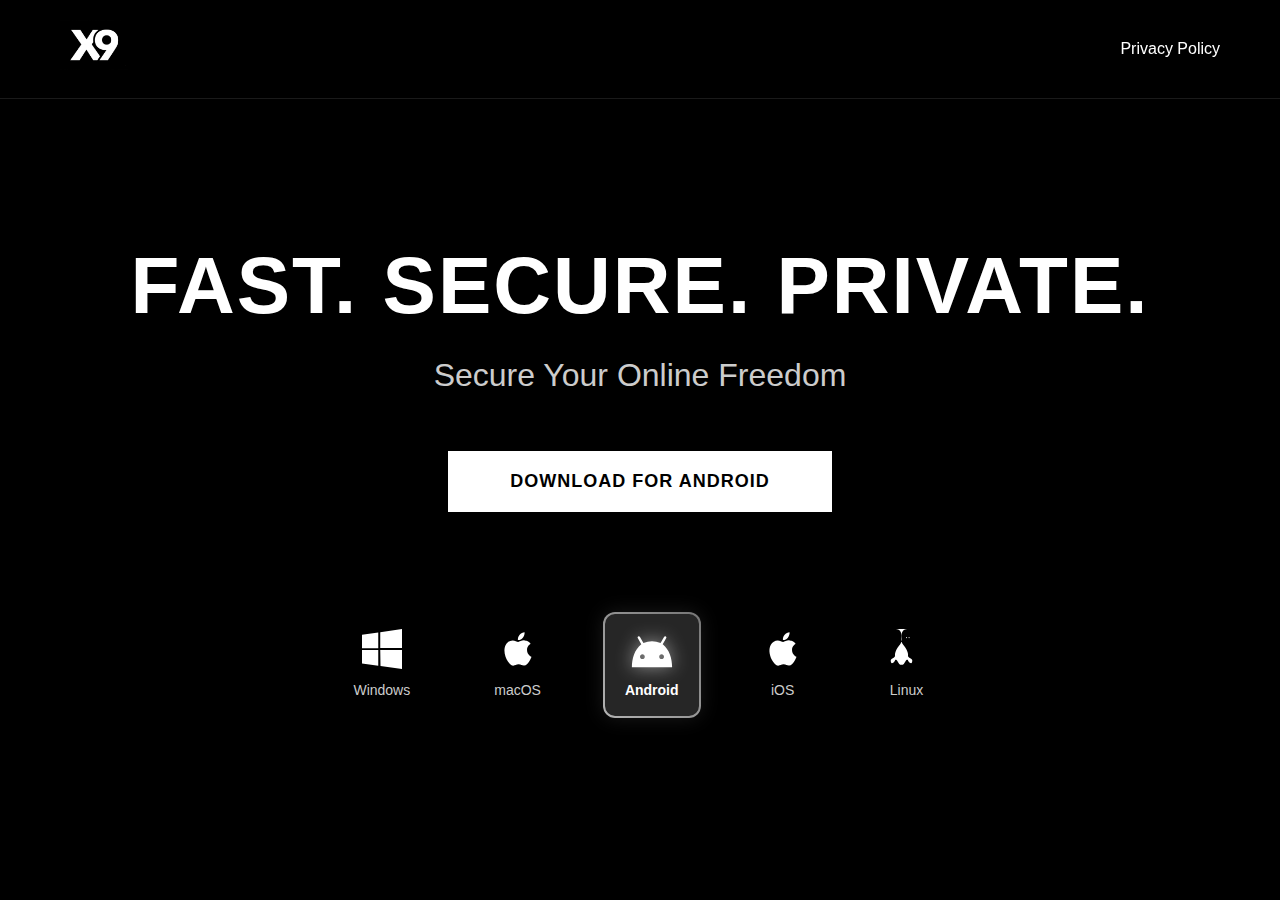
<file: index.html>
<!DOCTYPE html>
<html lang="ru">
<head>
    <meta charset="UTF-8">
    <meta name="viewport" content="width=device-width, initial-scale=1.0">
    <title>X9 VPN - Fast. Secure. Private.</title>
    <link rel="stylesheet" href="style.css">
</head>
<body>
    <!-- Header Navigation -->
    <header class="header">
        <div class="container">
            <div class="nav">
                <div class="logo">
                    <img src="logo.jpg" alt="X9 VPN Logo">
                    <!-- ЗАМЕНИ logo.png НА СВОЙ ЛОГОТИП -->
                </div>
                <nav class="nav-menu">
                   <!-- <a href="#support">Support</a>
                    <a href="#features">Features</a> -->
                    <a href="privacy-policy.html">Privacy Policy</a>
                </nav>
                <!-- Mobile Menu Button -->
                <button class="mobile-menu-btn" id="mobileMenuBtn">
                    <span></span>
                    <span></span>
                    <span></span>
                </button>
            </div>
        </div>
    </header>

    <!-- Mobile Menu -->
    <div class="mobile-menu" id="mobileMenu">
        <a href="#support">Support</a>
        <a href="#features">Features</a>
        <a href="#privacy">Privacy Policy</a>
    </div>

    <!-- Hero Section -->
    <main class="hero">
        <div class="container">
            <h1 class="hero-title">
                FAST. SECURE. PRIVATE.
            </h1>
            <p class="hero-subtitle">Secure Your Online Freedom</p>
            
            <button class="download-btn" id="downloadBtn">
                <span id="downloadBtnText">DOWNLOAD FOR WINDOWS</span>
            </button>

            <!-- Platform Icons -->
            <div class="platforms">
                <div class="platform active" data-platform="windows">
                    <svg class="platform-icon" viewBox="0 0 24 24" fill="currentColor">
                        <path d="M0 3.449L9.75 2.1v9.451H0m10.949-9.602L24 0v11.4H10.949M0 12.6h9.75v9.451L0 20.699M10.949 12.6H24V24l-12.9-1.801"/>
                    </svg>
                    <span>Windows</span>
                </div>
                <div class="platform" data-platform="macos">
                    <svg class="platform-icon" viewBox="0 0 24 24" fill="currentColor">
                        <path d="M18.71 19.5c-.83 1.24-1.71 2.45-3.05 2.47-1.34.03-1.77-.79-3.29-.79-1.53 0-2 .77-3.27.82-1.31.05-2.3-1.32-3.14-2.53C4.25 17 2.94 12.45 4.7 9.39c.87-1.52 2.43-2.48 4.12-2.51 1.28-.02 2.5.87 3.29.87.78 0 2.26-1.07 3.81-.91.65.03 2.47.26 3.64 1.98-.09.06-2.17 1.28-2.15 3.81.03 3.02 2.65 4.03 2.68 4.04-.03.07-.42 1.44-1.38 2.83M13 3.5c.73-.83 1.94-1.46 2.94-1.5.13 1.17-.34 2.35-1.04 3.19-.69.85-1.83 1.51-2.95 1.42-.15-1.15.41-2.35 1.05-3.11z"/>
                    </svg>
                    <span>macOS</span>
                </div>
                <div class="platform" data-platform="android">
                    <svg class="platform-icon" viewBox="0 0 24 24" fill="currentColor">
                        <path d="M17.6 9.48l1.84-3.18c.16-.31.04-.69-.26-.85-.29-.15-.65-.06-.83.22l-1.88 3.24a11.5 11.5 0 0 0-8.94 0L5.65 5.67c-.19-.28-.54-.37-.83-.22-.3.16-.42.54-.26.85l1.84 3.18C2.92 12.3 1.5 16.91 1.5 21.5h21c0-4.59-1.42-9.2-4.9-12.02M7 17.25c-.69 0-1.25-.56-1.25-1.25s.56-1.25 1.25-1.25 1.25.56 1.25 1.25-.56 1.25-1.25 1.25m10 0c-.69 0-1.25-.56-1.25-1.25s.56-1.25 1.25-1.25 1.25.56 1.25 1.25-.56 1.25-1.25 1.25"/>
                    </svg>
                    <span>Android</span>
                </div>
                <div class="platform" data-platform="ios">
                    <svg class="platform-icon" viewBox="0 0 24 24" fill="currentColor">
                        <path d="M18.71 19.5c-.83 1.24-1.71 2.45-3.05 2.47-1.34.03-1.77-.79-3.29-.79-1.53 0-2 .77-3.27.82-1.31.05-2.3-1.32-3.14-2.53C4.25 17 2.94 12.45 4.7 9.39c.87-1.52 2.43-2.48 4.12-2.51 1.28-.02 2.5.87 3.29.87.78 0 2.26-1.07 3.81-.91.65.03 2.47.26 3.64 1.98-.09.06-2.17 1.28-2.15 3.81.03 3.02 2.65 4.03 2.68 4.04-.03.07-.42 1.44-1.38 2.83M13 3.5c.73-.83 1.94-1.46 2.94-1.5.13 1.17-.34 2.35-1.04 3.19-.69.85-1.83 1.51-2.95 1.42-.15-1.15.41-2.35 1.05-3.11z"/>
                    </svg>
                    <span>iOS</span>
                </div>
                <div class="platform" data-platform="linux">
                    <svg class="platform-icon" viewBox="0 0 24 24" fill="currentColor">
                        <path d="M12.504 0c-.155 0-.315.008-.48.021-4.226.333-3.105 4.807-3.17 6.298-.076 1.092-.3 1.953-1.05 3.02-.885 1.051-2.127 2.75-2.716 4.521-.278.832-.41 1.684-.287 2.489a.424.424 0 0 0-.11.135c-.26.268-.45.6-.663.839-.199.199-.485.267-.797.4-.313.136-.658.269-.864.68-.09.189-.136.394-.132.602 0 .199.027.4.098.598.082.199.098.4.174.598.089.196.267.275.446.275.267 0 .593-.082.822-.275.97-.816 1.041-1.267 1.065-1.464.025-.207.042-.338.199-.338.202 0 .335.007.484.086.27.143.49.426.697.788.29.502.763 1.297 1.104 1.666.342.37.829.549 1.381.549.494 0 1.011-.153 1.381-.549.341-.369.814-1.164 1.104-1.666.207-.362.427-.645.697-.788.149-.079.282-.086.484-.086.157 0 .174.131.199.338.024.197.095.648 1.065 1.464.229.193.555.275.822.275.179 0 .357-.079.446-.275.076-.198.092-.399.174-.598.071-.198.098-.399.098-.598.004-.208-.042-.413-.132-.602-.206-.411-.551-.544-.864-.68-.312-.133-.598-.201-.797-.4-.213-.239-.403-.571-.663-.839a.424.424 0 0 0-.11-.135c.123-.805-.009-1.657-.287-2.489-.589-1.771-1.831-3.47-2.716-4.521-.75-1.067-.974-1.928-1.05-3.02-.065-1.491 1.056-5.965-3.17-6.298-.165-.013-.325-.021-.48-.021zm-.751 4.813c.184 0 .333.149.333.333 0 .185-.149.334-.333.334a.333.333 0 0 1-.333-.334c0-.184.148-.333.333-.333zm1.494 0c.185 0 .334.149.334.333 0 .185-.149.334-.334.334a.333.333 0 0 1-.333-.334c0-.184.148-.333.333-.333z"/>
                    </svg>
                    <span>Linux</span>
                </div>
            </div>
        </div>
    </main>

    <!-- Download Modal -->
    <div class="modal" id="downloadModal">
        <div class="modal-content">
            <h2 class="modal-title" id="modalTitle">Download X9 for Windows</h2>
            
            <div class="download-options">
                <a href="#" class="download-option" id="directDownload">
                    <!-- ЗДЕСЬ ВСТАВЬ ССЫЛКУ НА ПРЯМОЕ СКАЧИВАНИЕ -->
                    <svg viewBox="0 0 24 24" fill="currentColor" width="24" height="24">
                        <path d="M5 20h14v-2H5v2zM19 9h-4V3H9v6H5l7 7 7-7z"/>
                    </svg>
                    <span id="directDownloadText">Windows 10/11</span>
                </a>
                
                <a href="#" class="download-option" id="storeDownload">
                    <!-- ЗДЕСЬ ВСТАВЬ ССЫЛКУ НА МАГАЗИН ПРИЛОЖЕНИЙ -->
                    <span id="storeDownloadText">Скачать из Microsoft Store</span>
                </a>
            </div>

            <button class="modal-close" id="modalClose">Close</button>
        </div>
    </div>

    <script src="script.js"></script>
</body>
</html>
</file>
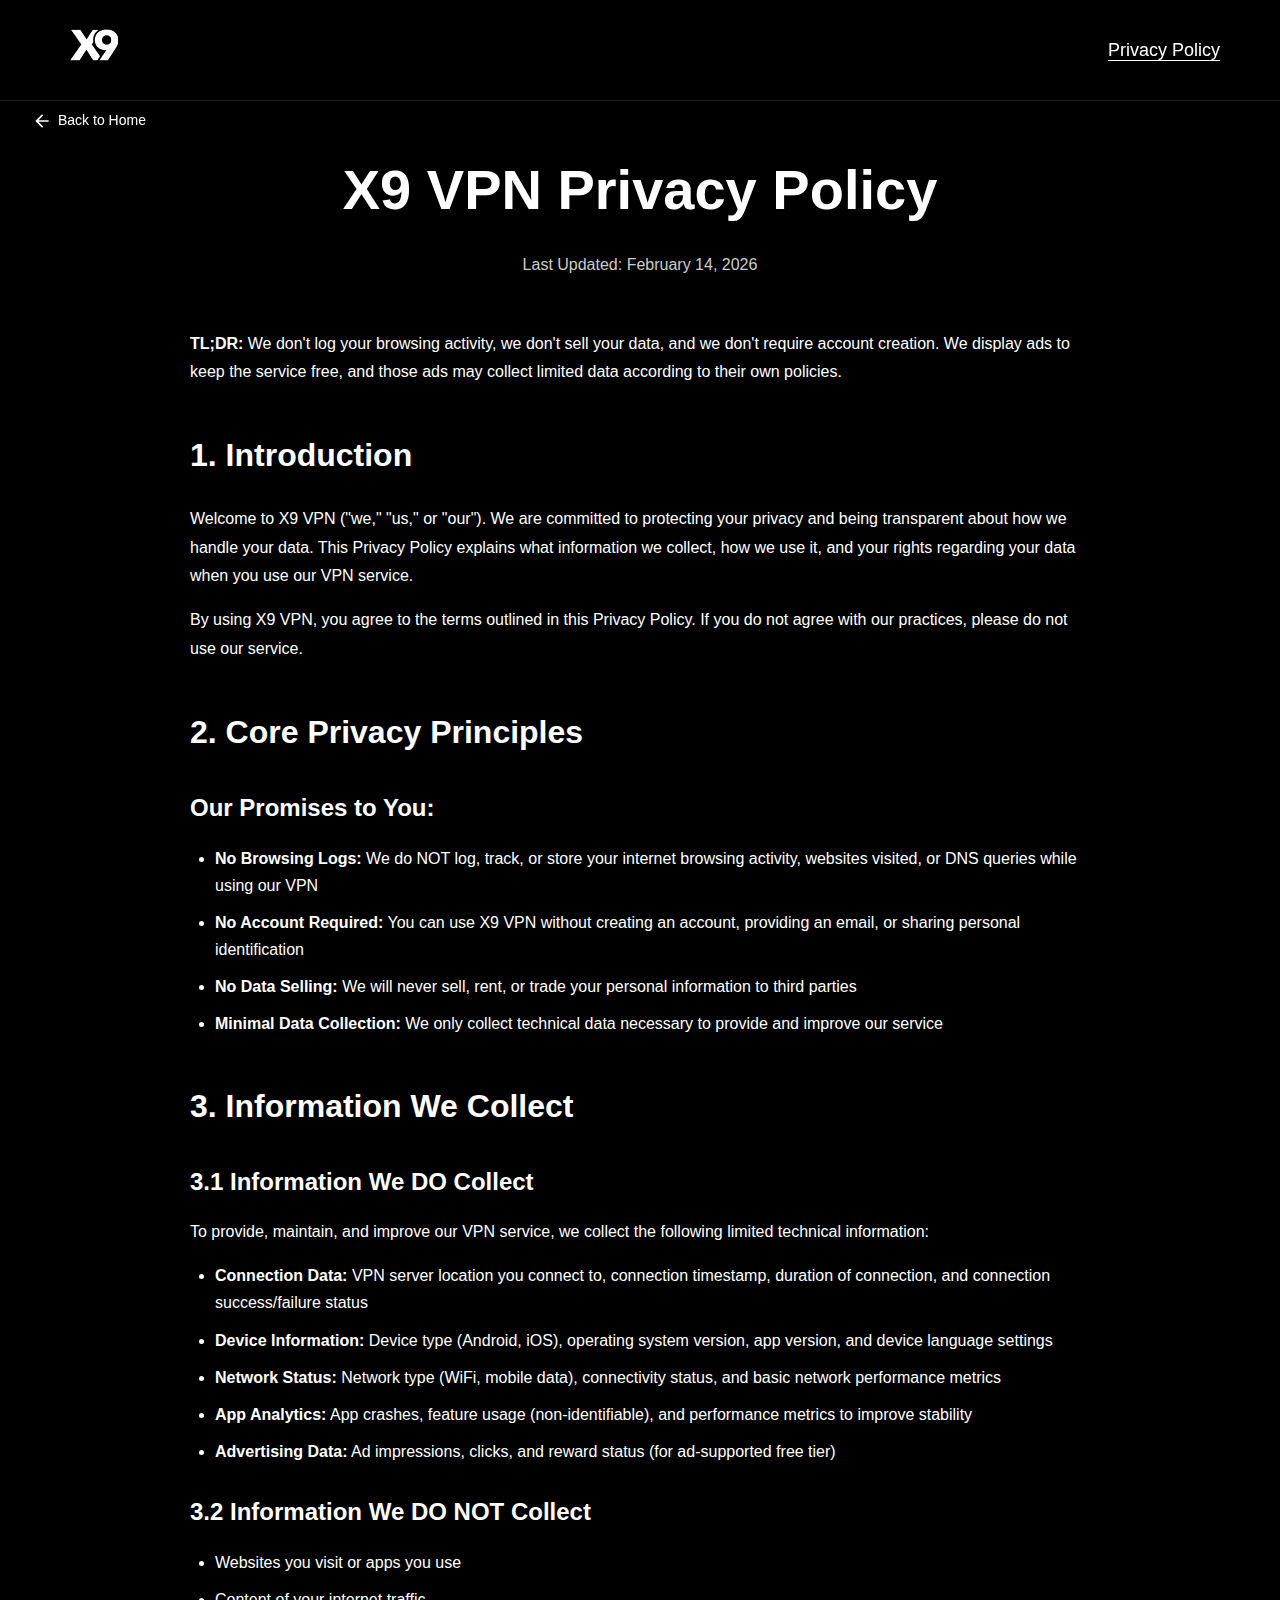
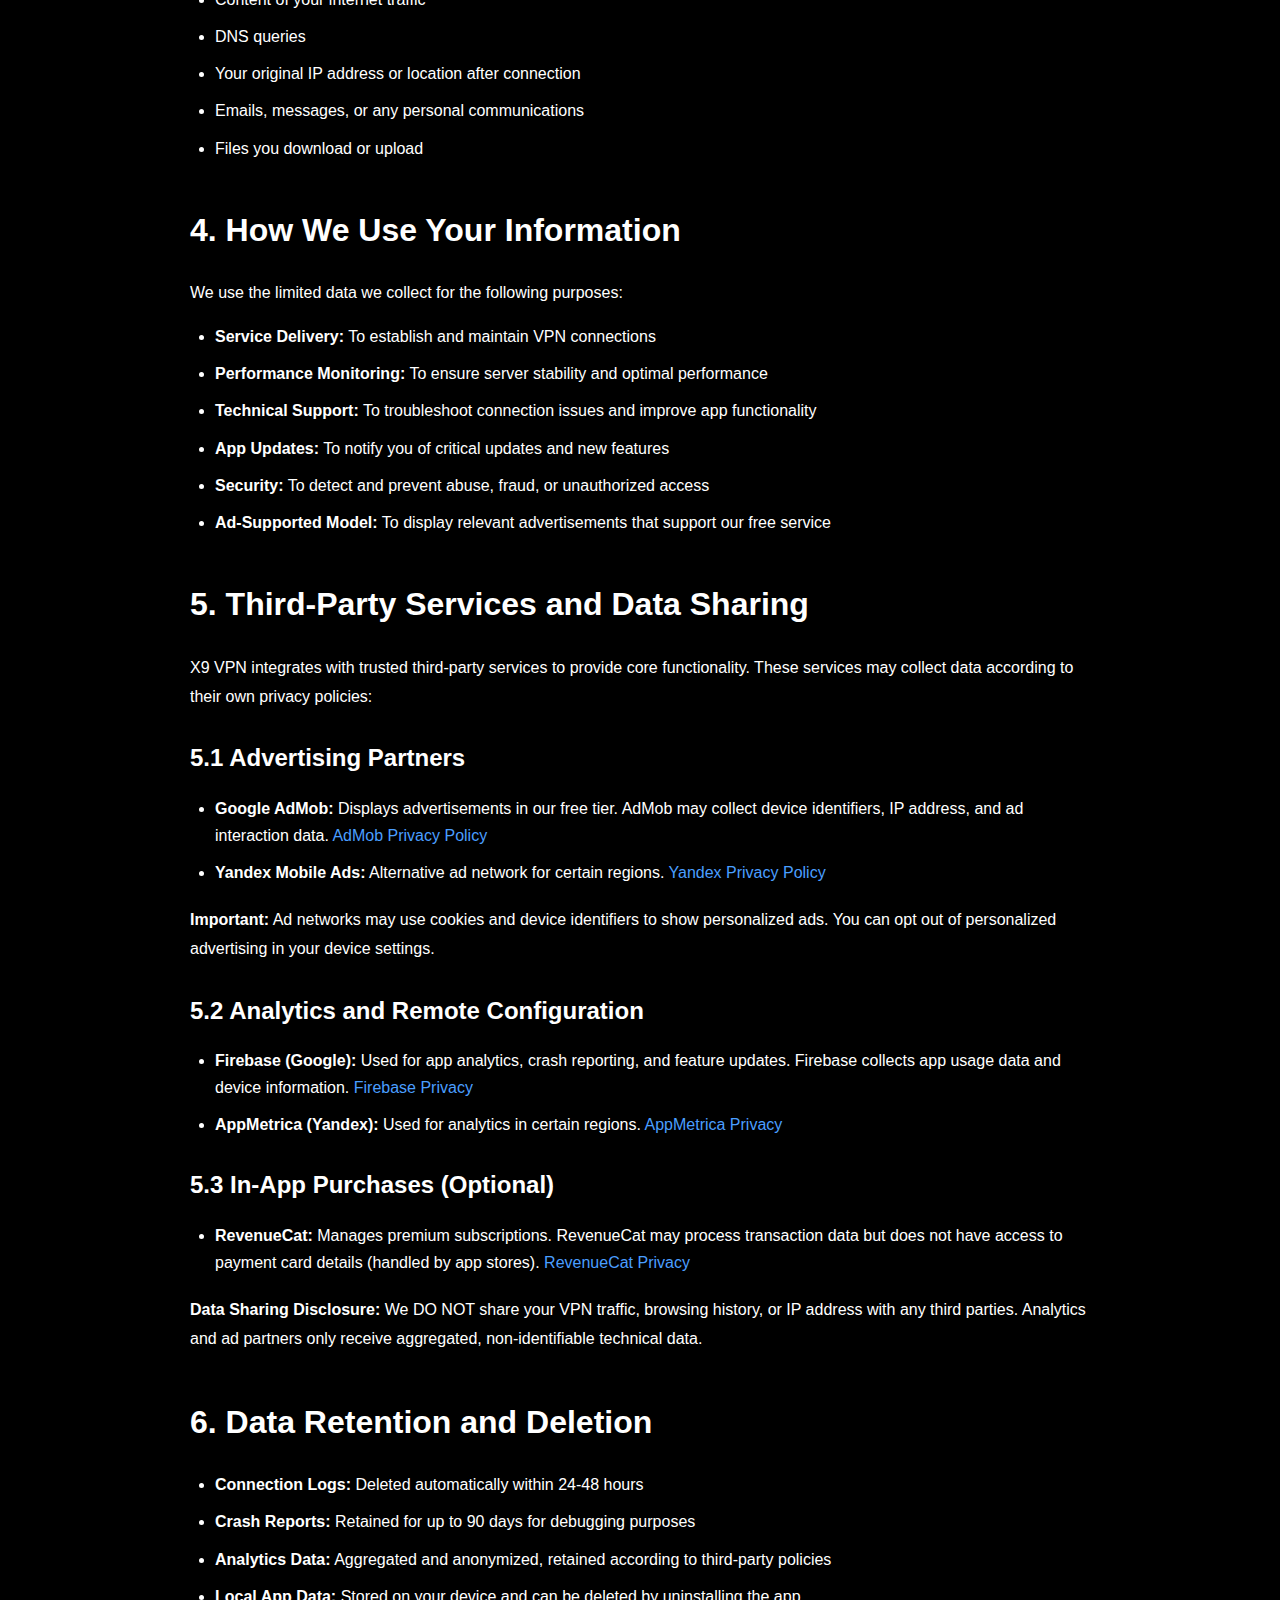
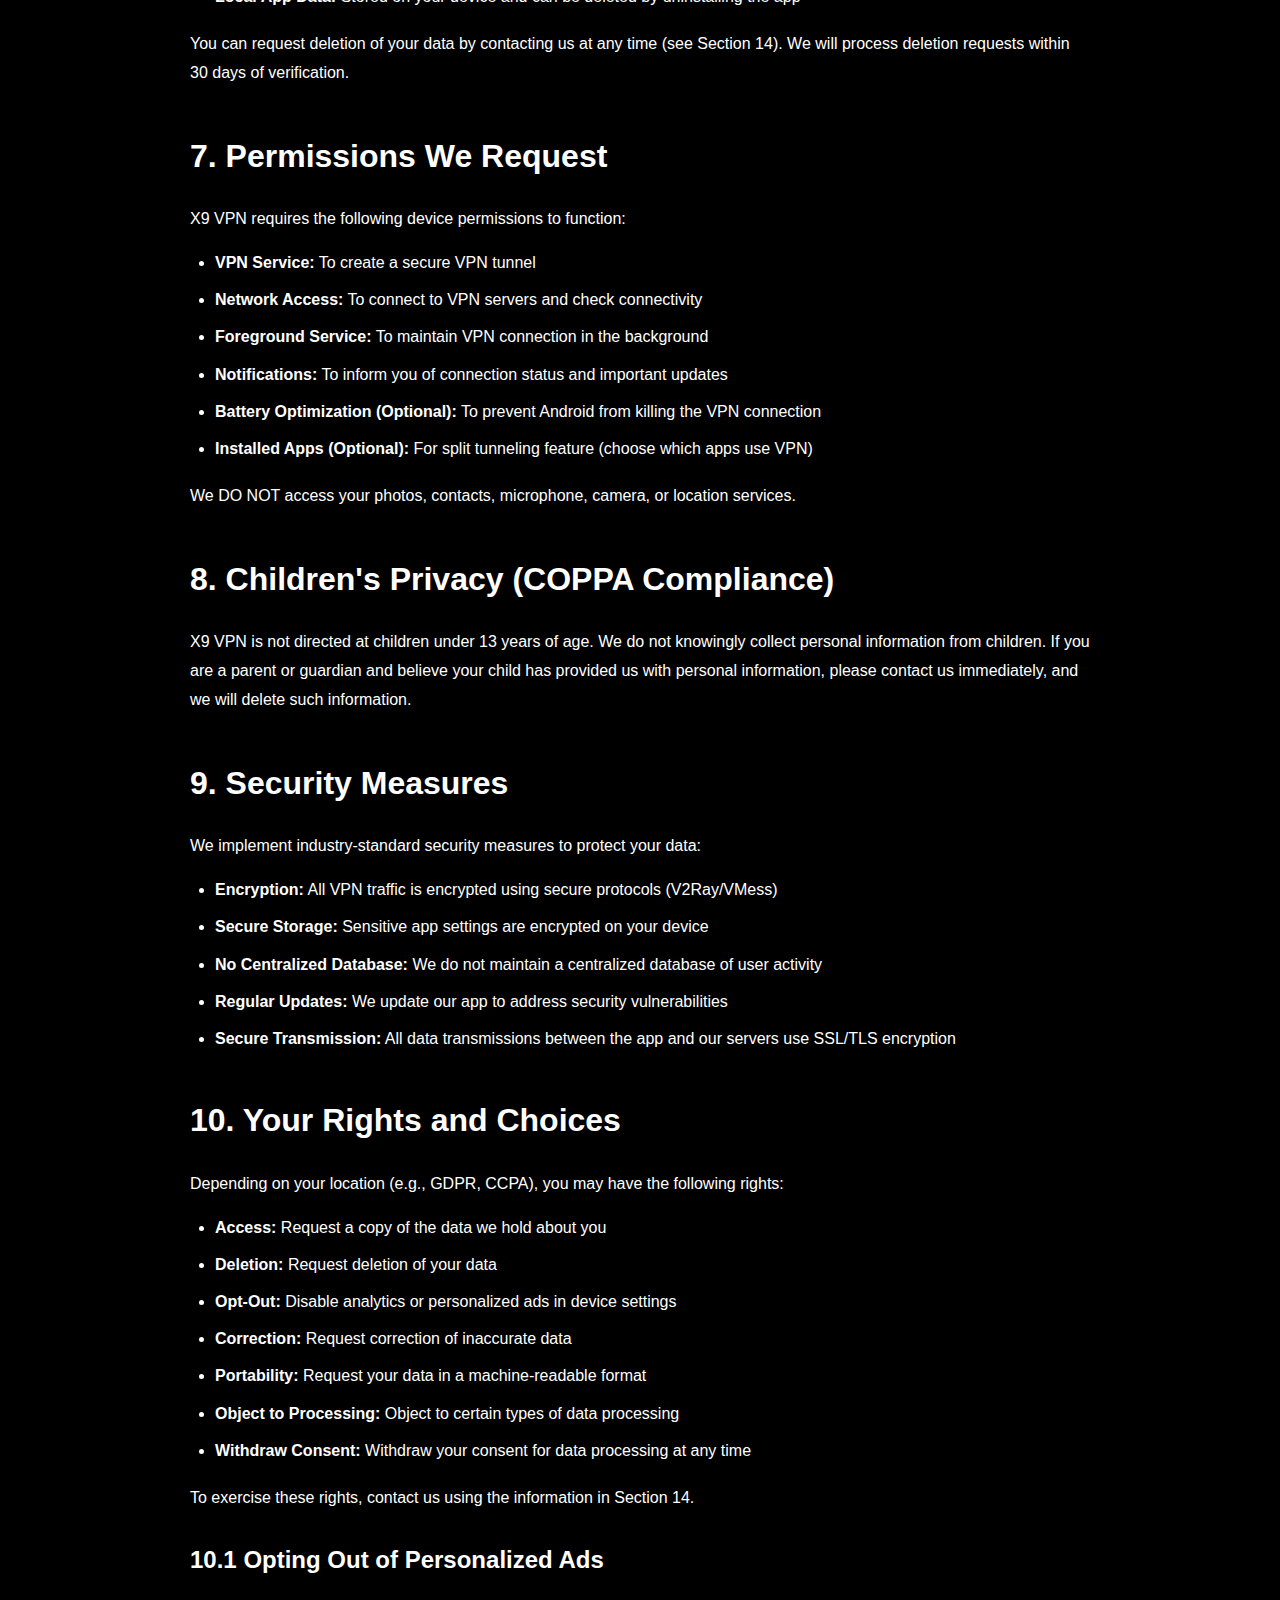
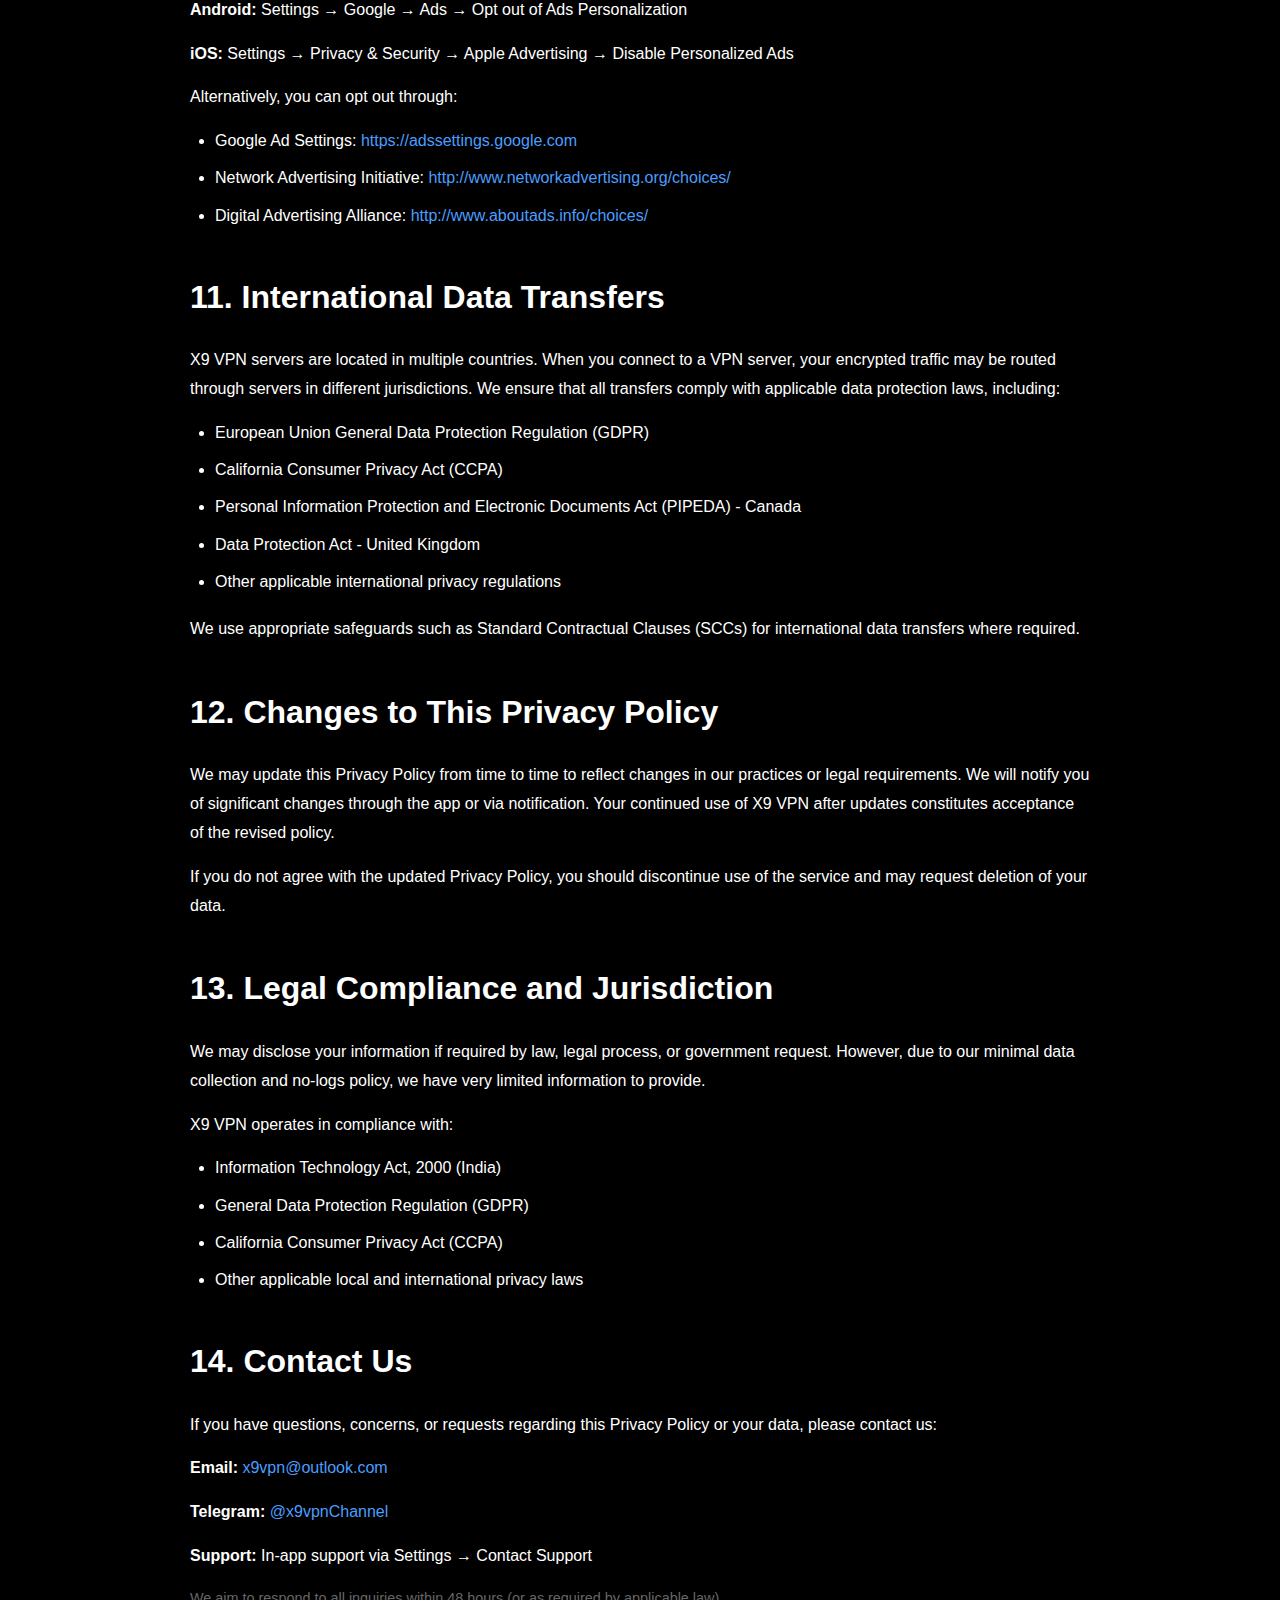
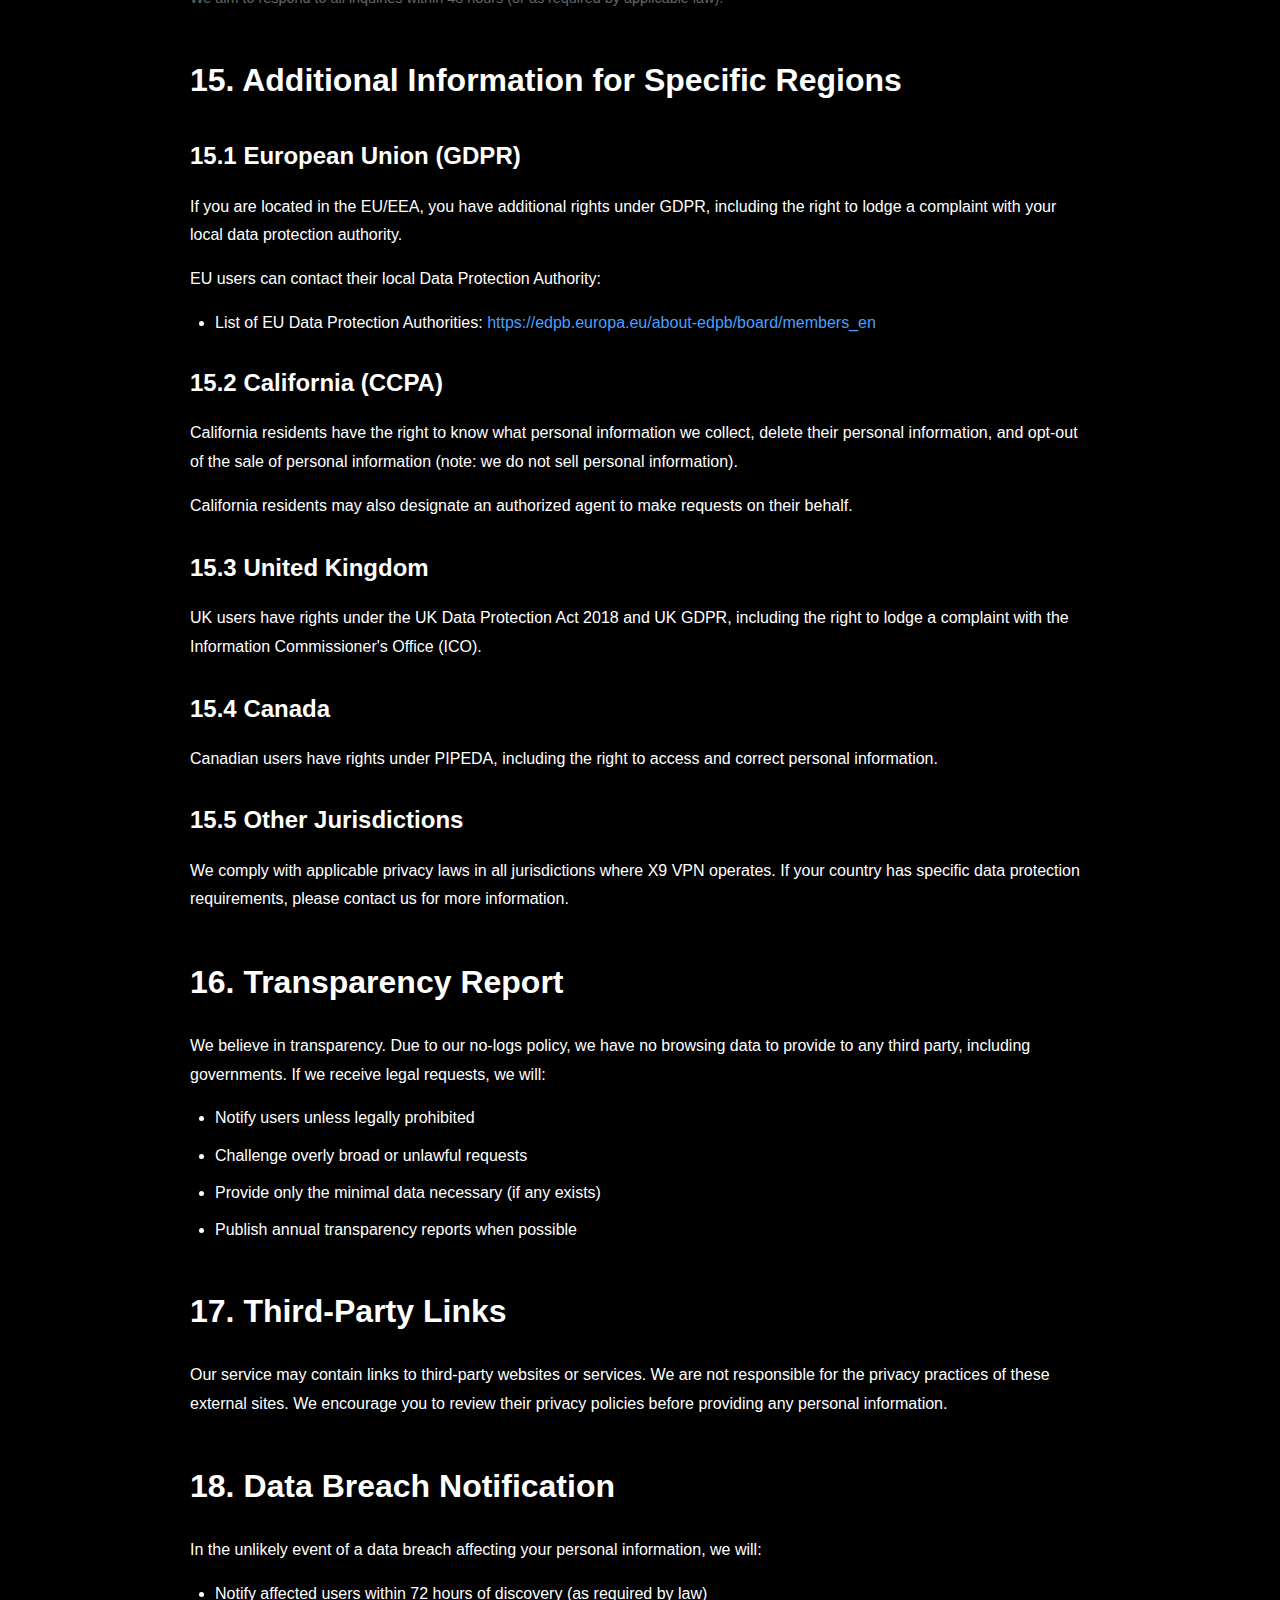
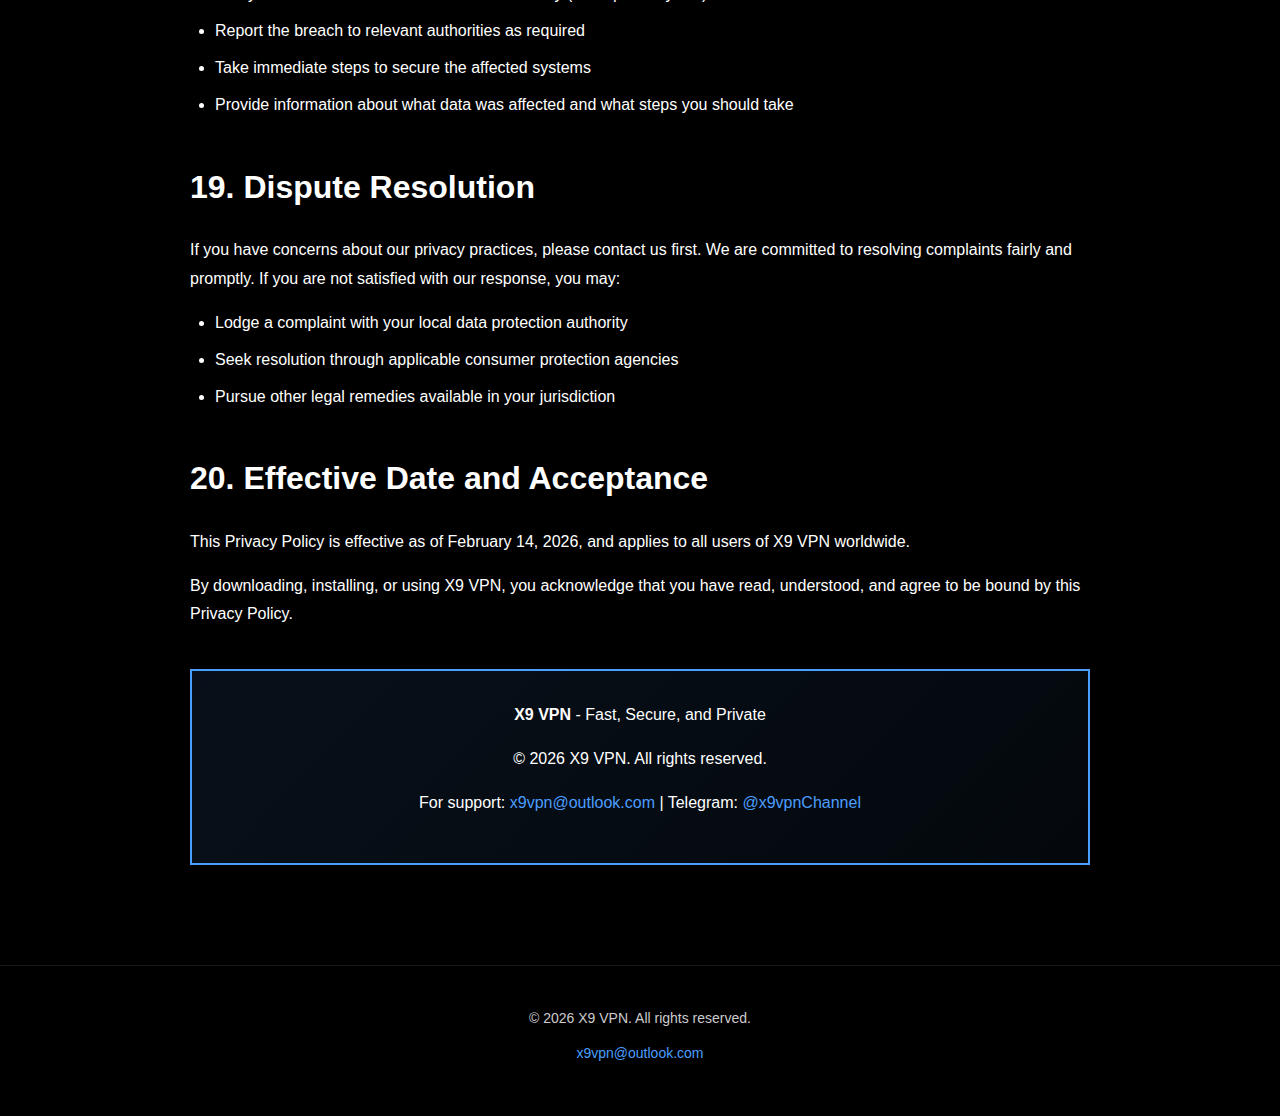
<file: privacy-policy/index.html>
<!DOCTYPE html>
<html lang="ru">
<head>
    <meta charset="UTF-8">
    <meta name="viewport" content="width=device-width, initial-scale=1.0">
    <title>Privacy Policy - X9 VPN</title>
    <link rel="stylesheet" href="/privacy-style.css">
    <link rel="canonical" href="https://x9vpn.com/privacy-policy" />
</head>
<body>
    <!-- Header Navigation -->
    <header class="header">
    <div class="container">
        <div class="nav">
            <div class="logo">
                <img src="/logo.jpg" alt="X9 VPN Logo">
            </div>
            <div class="page-title">Privacy Policy</div>
        </div>
    </div>
    </header>

    <!-- Back Button -->
    <a href="/index.html" class="back-button">
        <svg viewBox="0 0 24 24" fill="currentColor" width="20" height="20">
            <path d="M20 11H7.83l5.59-5.59L12 4l-8 8 8 8 1.41-1.41L7.83 13H20v-2z"/>
        </svg>
        <span>Back to Home</span>
    </a>

    <!-- Privacy Policy Content -->
    <main class="privacy-content">
        <div class="container">
            <h1>X9 VPN Privacy Policy</h1>
            <p class="last-updated">Last Updated: February 14, 2026</p>

            <!-- ВСЕ СЕКЦИИ БЕЗ ФОНА - просто текст -->
            <div class="policy-text">
                <div class="highlight">
                    <strong>TL;DR:</strong> We don't log your browsing activity, we don't sell your data, and we don't require account creation. We display ads to keep the service free, and those ads may collect limited data according to their own policies.
                </div>

                <h2>1. Introduction</h2>
                <p>
                    Welcome to X9 VPN ("we," "us," or "our"). We are committed to protecting your privacy and being transparent about how we handle your data. This Privacy Policy explains what information we collect, how we use it, and your rights regarding your data when you use our VPN service.
                </p>
                <p>
                    By using X9 VPN, you agree to the terms outlined in this Privacy Policy. If you do not agree with our practices, please do not use our service.
                </p>

                <h2>2. Core Privacy Principles</h2>
                <div class="info-box">
                    <h3>Our Promises to You:</h3>
                    <ul>
                        <li><strong>No Browsing Logs:</strong> We do NOT log, track, or store your internet browsing activity, websites visited, or DNS queries while using our VPN</li>
                        <li><strong>No Account Required:</strong> You can use X9 VPN without creating an account, providing an email, or sharing personal identification</li>
                        <li><strong>No Data Selling:</strong> We will never sell, rent, or trade your personal information to third parties</li>
                        <li><strong>Minimal Data Collection:</strong> We only collect technical data necessary to provide and improve our service</li>
                    </ul>
                </div>

                <h2>3. Information We Collect</h2>

                <h3>3.1 Information We DO Collect</h3>
                <p>To provide, maintain, and improve our VPN service, we collect the following limited technical information:</p>
                <ul>
                    <li><strong>Connection Data:</strong> VPN server location you connect to, connection timestamp, duration of connection, and connection success/failure status</li>
                    <li><strong>Device Information:</strong> Device type (Android, iOS), operating system version, app version, and device language settings</li>
                    <li><strong>Network Status:</strong> Network type (WiFi, mobile data), connectivity status, and basic network performance metrics</li>
                    <li><strong>App Analytics:</strong> App crashes, feature usage (non-identifiable), and performance metrics to improve stability</li>
                    <li><strong>Advertising Data:</strong> Ad impressions, clicks, and reward status (for ad-supported free tier)</li>
                </ul>

                <h3>3.2 Information We DO NOT Collect</h3>
                <ul>
                    <li>Websites you visit or apps you use</li>
                    <li>Content of your internet traffic</li>
                    <li>DNS queries</li>
                    <li>Your original IP address or location after connection</li>
                    <li>Emails, messages, or any personal communications</li>
                    <li>Files you download or upload</li>
                </ul>

                <h2>4. How We Use Your Information</h2>
                <p>We use the limited data we collect for the following purposes:</p>
                <ul>
                    <li><strong>Service Delivery:</strong> To establish and maintain VPN connections</li>
                    <li><strong>Performance Monitoring:</strong> To ensure server stability and optimal performance</li>
                    <li><strong>Technical Support:</strong> To troubleshoot connection issues and improve app functionality</li>
                    <li><strong>App Updates:</strong> To notify you of critical updates and new features</li>
                    <li><strong>Security:</strong> To detect and prevent abuse, fraud, or unauthorized access</li>
                    <li><strong>Ad-Supported Model:</strong> To display relevant advertisements that support our free service</li>
                </ul>

                <h2>5. Third-Party Services and Data Sharing</h2>
                <p>X9 VPN integrates with trusted third-party services to provide core functionality. These services may collect data according to their own privacy policies:</p>

                <h3>5.1 Advertising Partners</h3>
                <ul>
                    <li><strong>Google AdMob:</strong> Displays advertisements in our free tier. AdMob may collect device identifiers, IP address, and ad interaction data. <a href="https://policies.google.com/privacy" target="_blank">AdMob Privacy Policy</a></li>
                    <li><strong>Yandex Mobile Ads:</strong> Alternative ad network for certain regions. <a href="https://yandex.com/legal/confidential/" target="_blank">Yandex Privacy Policy</a></li>
                </ul>
                <p><strong>Important:</strong> Ad networks may use cookies and device identifiers to show personalized ads. You can opt out of personalized advertising in your device settings.</p>

                <h3>5.2 Analytics and Remote Configuration</h3>
                <ul>
                    <li><strong>Firebase (Google):</strong> Used for app analytics, crash reporting, and feature updates. Firebase collects app usage data and device information. <a href="https://firebase.google.com/support/privacy" target="_blank">Firebase Privacy</a></li>
                    <li><strong>AppMetrica (Yandex):</strong> Used for analytics in certain regions. <a href="https://yandex.com/legal/metrica_privacy_policy/" target="_blank">AppMetrica Privacy</a></li>
                </ul>

                <h3>5.3 In-App Purchases (Optional)</h3>
                <ul>
                    <li><strong>RevenueCat:</strong> Manages premium subscriptions. RevenueCat may process transaction data but does not have access to payment card details (handled by app stores). <a href="https://www.revenuecat.com/privacy" target="_blank">RevenueCat Privacy</a></li>
                </ul>

                <div class="highlight">
                    <strong>Data Sharing Disclosure:</strong> We DO NOT share your VPN traffic, browsing history, or IP address with any third parties. Analytics and ad partners only receive aggregated, non-identifiable technical data.
                </div>

                <h2>6. Data Retention and Deletion</h2>
                <ul>
                    <li><strong>Connection Logs:</strong> Deleted automatically within 24-48 hours</li>
                    <li><strong>Crash Reports:</strong> Retained for up to 90 days for debugging purposes</li>
                    <li><strong>Analytics Data:</strong> Aggregated and anonymized, retained according to third-party policies</li>
                    <li><strong>Local App Data:</strong> Stored on your device and can be deleted by uninstalling the app</li>
                </ul>
                <p>You can request deletion of your data by contacting us at any time (see Section 14). We will process deletion requests within 30 days of verification.</p>

                <h2>7. Permissions We Request</h2>
                <p>X9 VPN requires the following device permissions to function:</p>
                <ul>
                    <li><strong>VPN Service:</strong> To create a secure VPN tunnel</li>
                    <li><strong>Network Access:</strong> To connect to VPN servers and check connectivity</li>
                    <li><strong>Foreground Service:</strong> To maintain VPN connection in the background</li>
                    <li><strong>Notifications:</strong> To inform you of connection status and important updates</li>
                    <li><strong>Battery Optimization (Optional):</strong> To prevent Android from killing the VPN connection</li>
                    <li><strong>Installed Apps (Optional):</strong> For split tunneling feature (choose which apps use VPN)</li>
                </ul>
                <p>We DO NOT access your photos, contacts, microphone, camera, or location services.</p>

                <h2>8. Children's Privacy (COPPA Compliance)</h2>
                <p>
                    X9 VPN is not directed at children under 13 years of age. We do not knowingly collect personal information from children. If you are a parent or guardian and believe your child has provided us with personal information, please contact us immediately, and we will delete such information.
                </p>

                <h2>9. Security Measures</h2>
                <p>We implement industry-standard security measures to protect your data:</p>
                <ul>
                    <li><strong>Encryption:</strong> All VPN traffic is encrypted using secure protocols (V2Ray/VMess)</li>
                    <li><strong>Secure Storage:</strong> Sensitive app settings are encrypted on your device</li>
                    <li><strong>No Centralized Database:</strong> We do not maintain a centralized database of user activity</li>
                    <li><strong>Regular Updates:</strong> We update our app to address security vulnerabilities</li>
                    <li><strong>Secure Transmission:</strong> All data transmissions between the app and our servers use SSL/TLS encryption</li>
                </ul>

                <h2>10. Your Rights and Choices</h2>
                <p>Depending on your location (e.g., GDPR, CCPA), you may have the following rights:</p>
                <ul>
                    <li><strong>Access:</strong> Request a copy of the data we hold about you</li>
                    <li><strong>Deletion:</strong> Request deletion of your data</li>
                    <li><strong>Opt-Out:</strong> Disable analytics or personalized ads in device settings</li>
                    <li><strong>Correction:</strong> Request correction of inaccurate data</li>
                    <li><strong>Portability:</strong> Request your data in a machine-readable format</li>
                    <li><strong>Object to Processing:</strong> Object to certain types of data processing</li>
                    <li><strong>Withdraw Consent:</strong> Withdraw your consent for data processing at any time</li>
                </ul>
                <p>To exercise these rights, contact us using the information in Section 14.</p>

                <h3>10.1 Opting Out of Personalized Ads</h3>
                <p><strong>Android:</strong> Settings → Google → Ads → Opt out of Ads Personalization</p>
                <p><strong>iOS:</strong> Settings → Privacy & Security → Apple Advertising → Disable Personalized Ads</p>
                
                <p>Alternatively, you can opt out through:</p>
                <ul>
                    <li>Google Ad Settings: <a href="https://adssettings.google.com" target="_blank">https://adssettings.google.com</a></li>
                    <li>Network Advertising Initiative: <a href="http://www.networkadvertising.org/choices/" target="_blank">http://www.networkadvertising.org/choices/</a></li>
                    <li>Digital Advertising Alliance: <a href="http://www.aboutads.info/choices/" target="_blank">http://www.aboutads.info/choices/</a></li>
                </ul>

                <h2>11. International Data Transfers</h2>
                <p>
                    X9 VPN servers are located in multiple countries. When you connect to a VPN server, your encrypted traffic may be routed through servers in different jurisdictions. We ensure that all transfers comply with applicable data protection laws, including:
                </p>
                <ul>
                    <li>European Union General Data Protection Regulation (GDPR)</li>
                    <li>California Consumer Privacy Act (CCPA)</li>
                    <li>Personal Information Protection and Electronic Documents Act (PIPEDA) - Canada</li>
                    <li>Data Protection Act - United Kingdom</li>
                    <li>Other applicable international privacy regulations</li>
                </ul>
                <p>We use appropriate safeguards such as Standard Contractual Clauses (SCCs) for international data transfers where required.</p>

                <h2>12. Changes to This Privacy Policy</h2>
                <p>
                    We may update this Privacy Policy from time to time to reflect changes in our practices or legal requirements. We will notify you of significant changes through the app or via notification. Your continued use of X9 VPN after updates constitutes acceptance of the revised policy.
                </p>
                <p>
                    If you do not agree with the updated Privacy Policy, you should discontinue use of the service and may request deletion of your data.
                </p>

                <h2>13. Legal Compliance and Jurisdiction</h2>
                <p>
                    We may disclose your information if required by law, legal process, or government request. However, due to our minimal data collection and no-logs policy, we have very limited information to provide.
                </p>
                <p>X9 VPN operates in compliance with:</p>
                <ul>
                    <li>Information Technology Act, 2000 (India)</li>
                    <li>General Data Protection Regulation (GDPR)</li>
                    <li>California Consumer Privacy Act (CCPA)</li>
                    <li>Other applicable local and international privacy laws</li>
                </ul>

                <h2>14. Contact Us</h2>
                <div class="contact-box">
                    <p>If you have questions, concerns, or requests regarding this Privacy Policy or your data, please contact us:</p>
                    <p><strong>Email:</strong> <a href="mailto:x9vpn@outlook.com">x9vpn@outlook.com</a></p>
                    <p><strong>Telegram:</strong> <a href="https://t.me/x9vpnChannel" target="_blank">@x9vpnChannel</a></p>
                    <p><strong>Support:</strong> In-app support via Settings → Contact Support</p>
                    <p style="margin-top: 15px; font-size: 0.9em; color: #666;">We aim to respond to all inquiries within 48 hours (or as required by applicable law).</p>
                </div>

                <h2>15. Additional Information for Specific Regions</h2>
                
                <h3>15.1 European Union (GDPR)</h3>
                <p>
                    If you are located in the EU/EEA, you have additional rights under GDPR, including the right to lodge a complaint with your local data protection authority.
                </p>
                <p>
                    EU users can contact their local Data Protection Authority:
                </p>
                <ul>
                    <li>List of EU Data Protection Authorities: <a href="https://edpb.europa.eu/about-edpb/board/members_en" target="_blank">https://edpb.europa.eu/about-edpb/board/members_en</a></li>
                </ul>

                <h3>15.2 California (CCPA)</h3>
                <p>
                    California residents have the right to know what personal information we collect, delete their personal information, and opt-out of the sale of personal information (note: we do not sell personal information).
                </p>
                <p>
                    California residents may also designate an authorized agent to make requests on their behalf.
                </p>

                <h3>15.3 United Kingdom</h3>
                <p>
                    UK users have rights under the UK Data Protection Act 2018 and UK GDPR, including the right to lodge a complaint with the Information Commissioner's Office (ICO).
                </p>

                <h3>15.4 Canada</h3>
                <p>
                    Canadian users have rights under PIPEDA, including the right to access and correct personal information.
                </p>

                <h3>15.5 Other Jurisdictions</h3>
                <p>
                    We comply with applicable privacy laws in all jurisdictions where X9 VPN operates. If your country has specific data protection requirements, please contact us for more information.
                </p>

                <h2>16. Transparency Report</h2>
                <p>
                    We believe in transparency. Due to our no-logs policy, we have no browsing data to provide to any third party, including governments. If we receive legal requests, we will:
                </p>
                <ul>
                    <li>Notify users unless legally prohibited</li>
                    <li>Challenge overly broad or unlawful requests</li>
                    <li>Provide only the minimal data necessary (if any exists)</li>
                    <li>Publish annual transparency reports when possible</li>
                </ul>

                <h2>17. Third-Party Links</h2>
                <p>
                    Our service may contain links to third-party websites or services. We are not responsible for the privacy practices of these external sites. We encourage you to review their privacy policies before providing any personal information.
                </p>

                <h2>18. Data Breach Notification</h2>
                <p>In the unlikely event of a data breach affecting your personal information, we will:</p>
                <ul>
                    <li>Notify affected users within 72 hours of discovery (as required by law)</li>
                    <li>Report the breach to relevant authorities as required</li>
                    <li>Take immediate steps to secure the affected systems</li>
                    <li>Provide information about what data was affected and what steps you should take</li>
                </ul>

                <h2>19. Dispute Resolution</h2>
                <p>
                    If you have concerns about our privacy practices, please contact us first. We are committed to resolving complaints fairly and promptly. If you are not satisfied with our response, you may:
                </p>
                <ul>
                    <li>Lodge a complaint with your local data protection authority</li>
                    <li>Seek resolution through applicable consumer protection agencies</li>
                    <li>Pursue other legal remedies available in your jurisdiction</li>
                </ul>

                <h2>20. Effective Date and Acceptance</h2>
                <p>
                    This Privacy Policy is effective as of February 14, 2026, and applies to all users of X9 VPN worldwide.
                </p>
                <p>
                    By downloading, installing, or using X9 VPN, you acknowledge that you have read, understood, and agree to be bound by this Privacy Policy.
                </p>

                <div class="important-notice">
                    <p><strong>X9 VPN</strong> - Fast, Secure, and Private</p>
                    <p>© 2026 X9 VPN. All rights reserved.</p>
                    <p style="margin-top: 10px;">For support: <a href="mailto:x9vpn@outlook.com">x9vpn@outlook.com</a> | Telegram: <a href="https://t.me/x9vpnChannel" target="_blank">@x9vpnChannel</a></p>
                </div>
            </div>
        </div>
    </main>

    <!-- Footer -->
    <footer class="footer">
        <div class="container">
            <p>&copy; 2026 X9 VPN. All rights reserved.</p>
            <p><a href="mailto:x9vpn@outlook.com">x9vpn@outlook.com</a></p>
        </div>
    </footer>
</body>
</html>
</file>
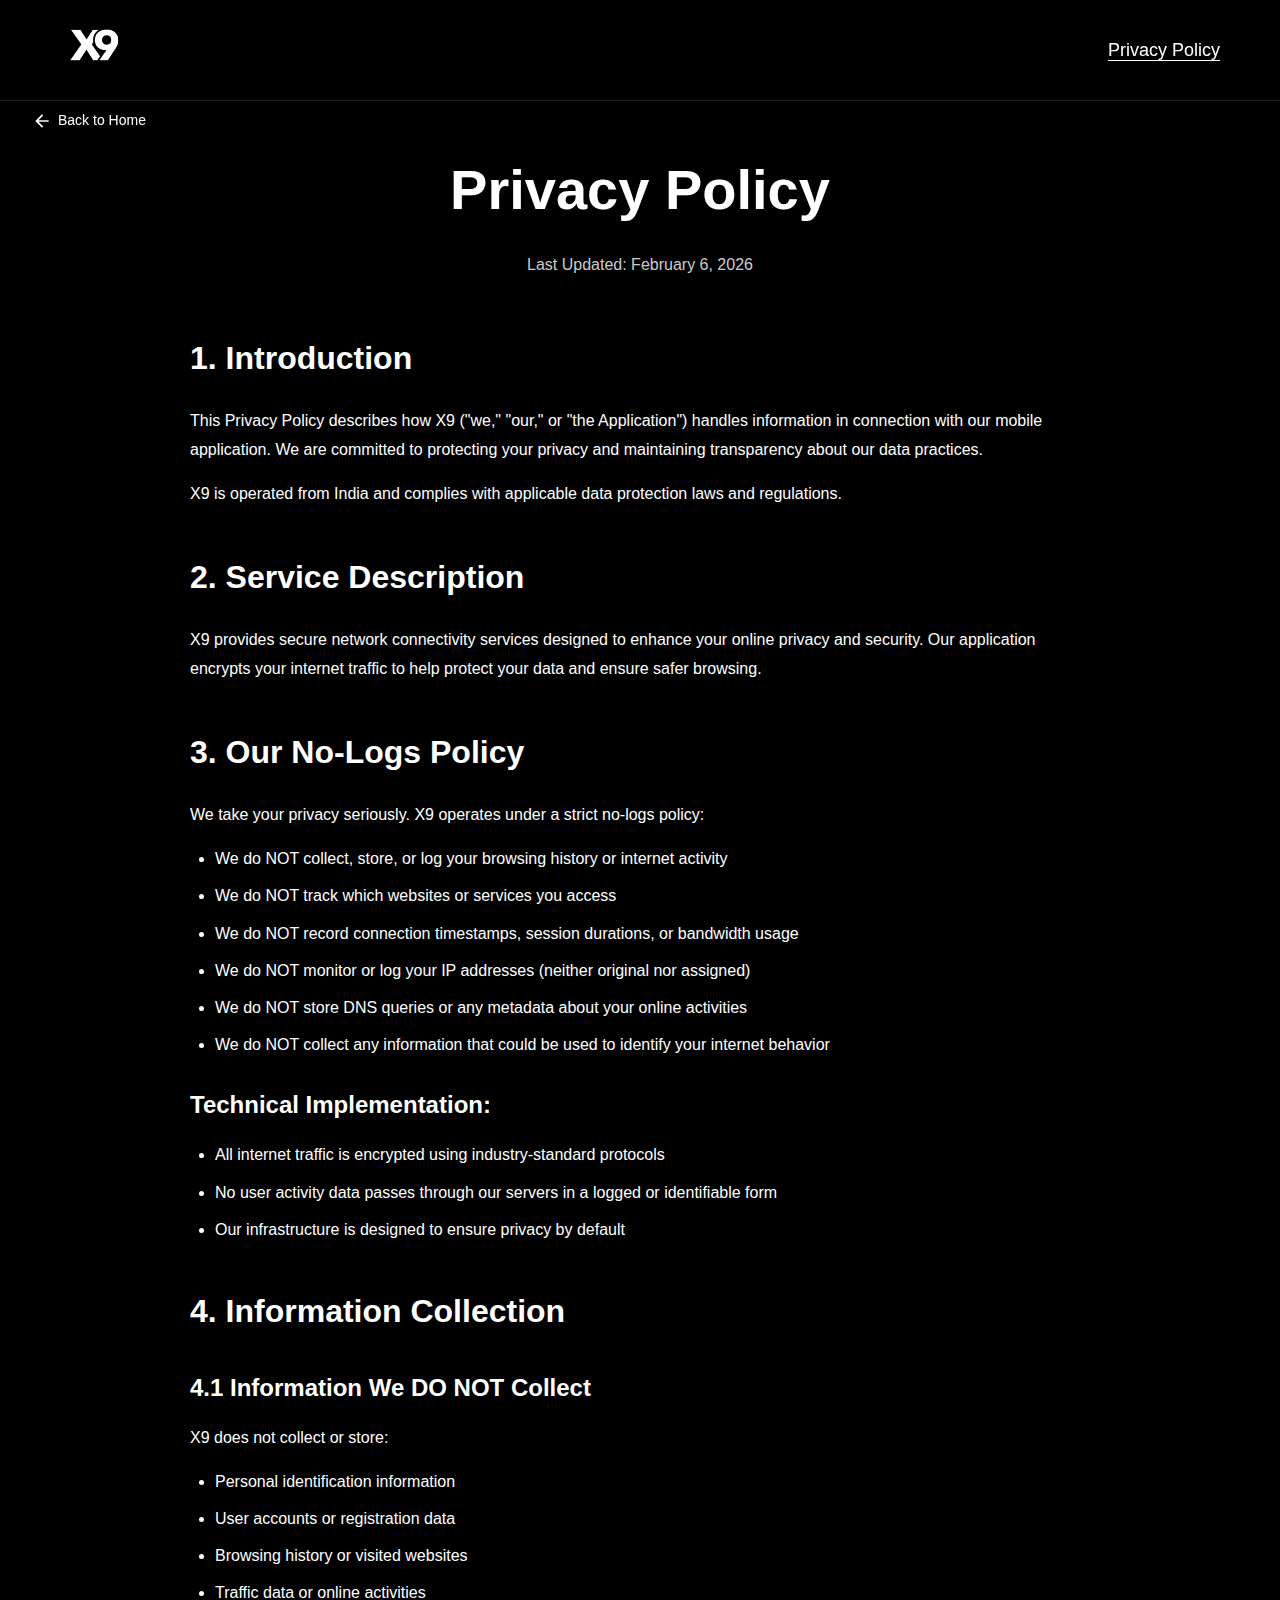
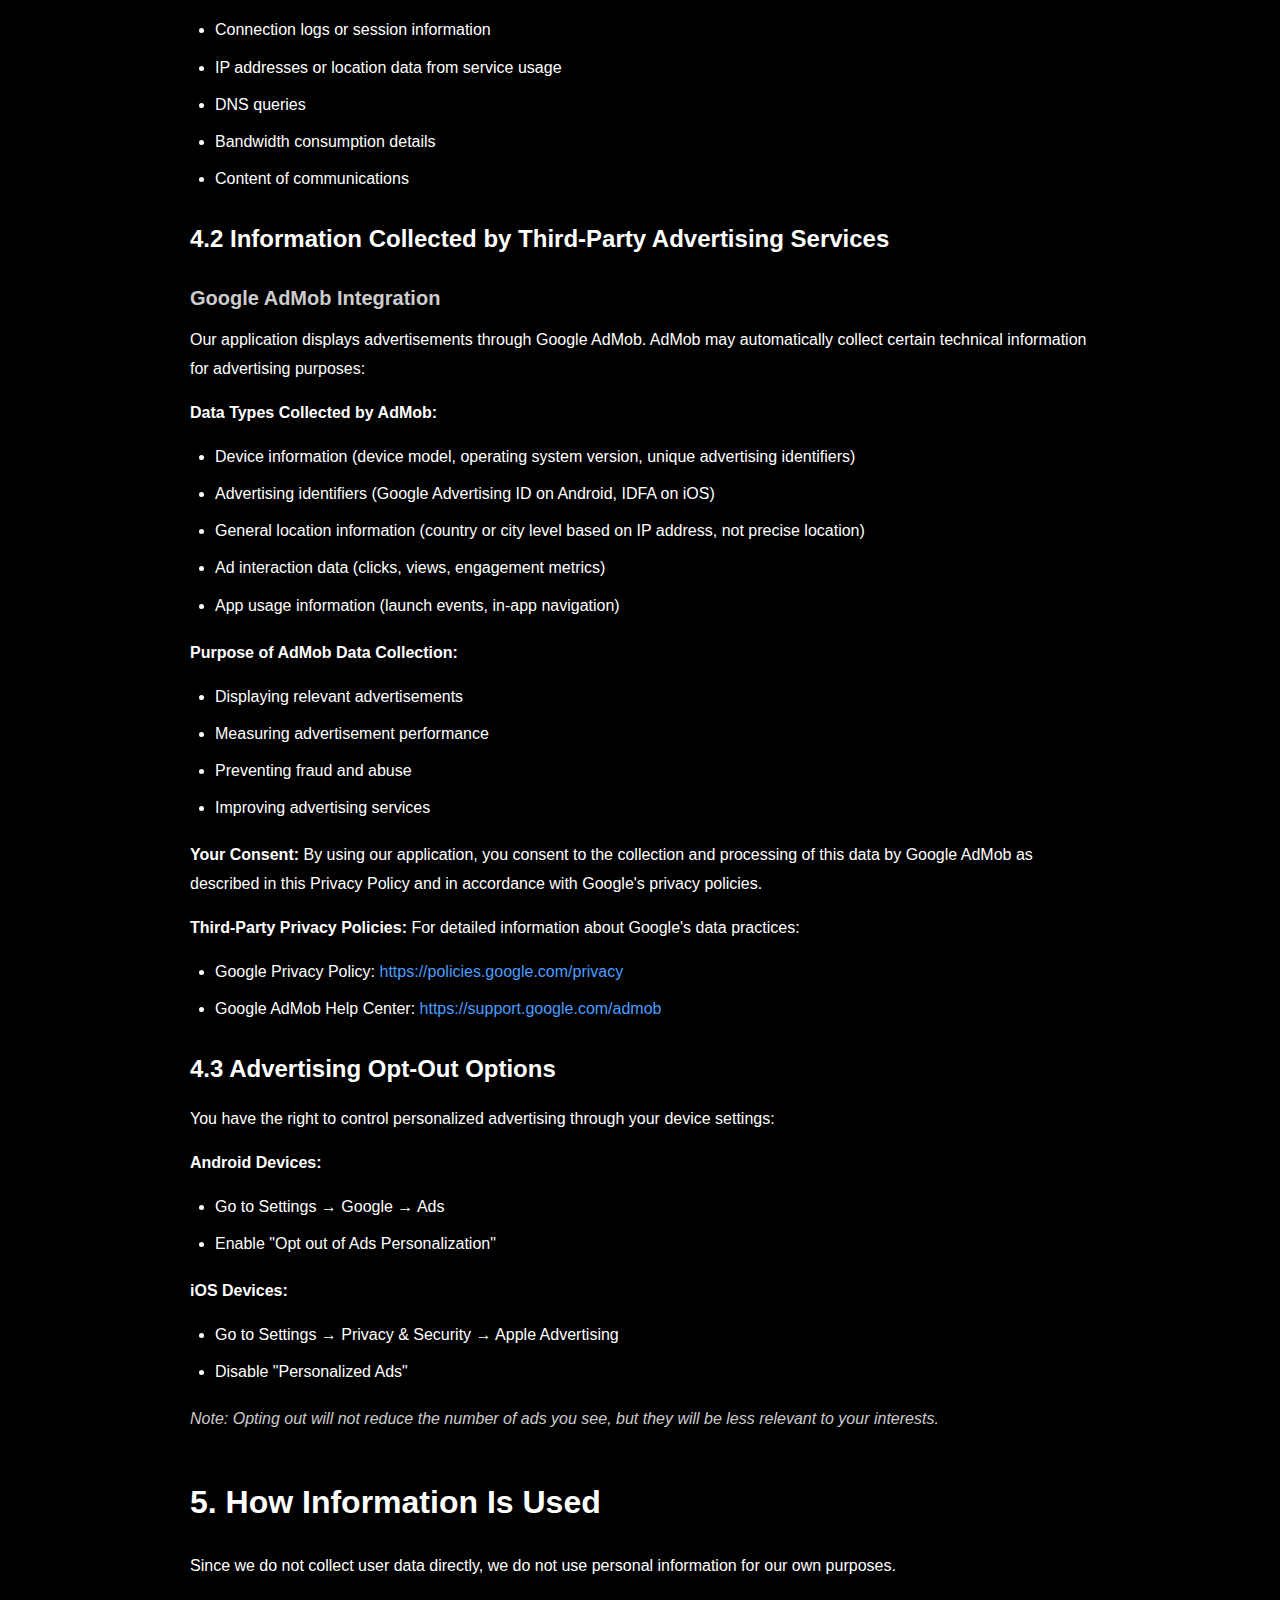
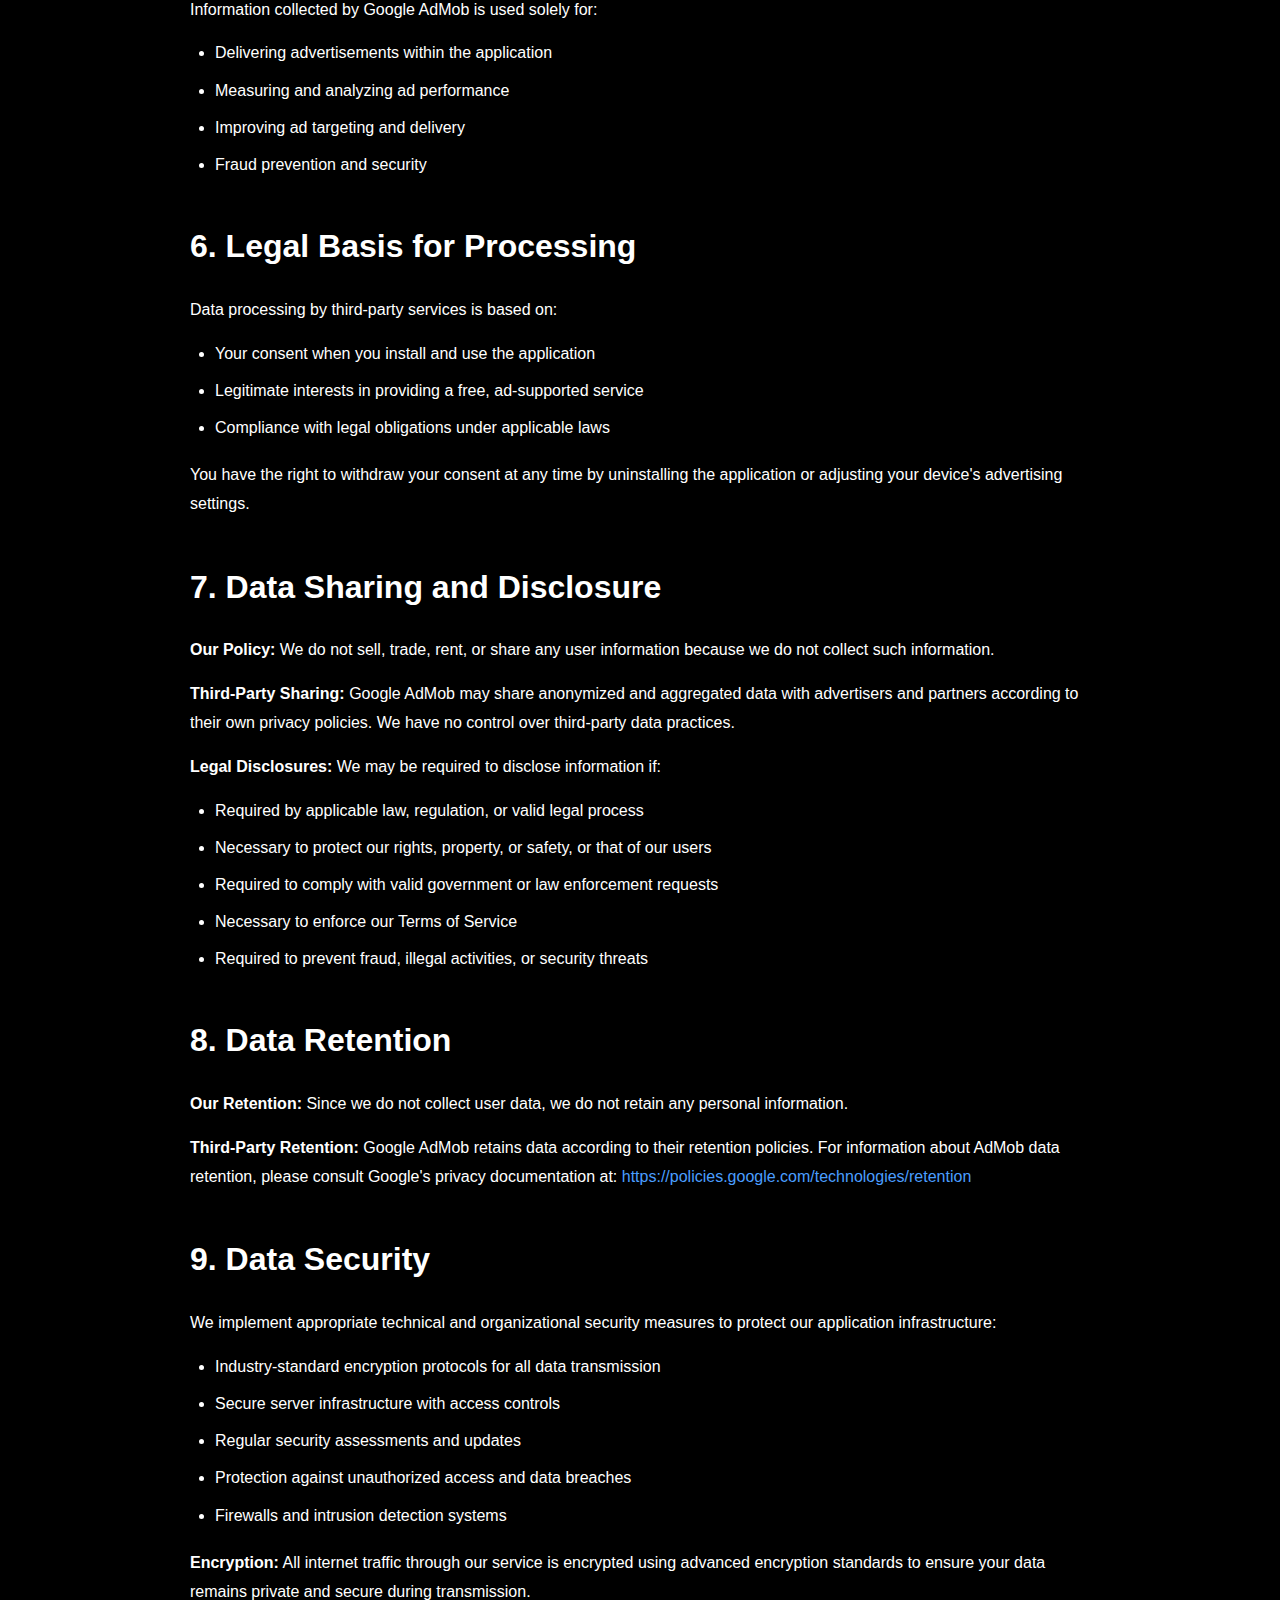
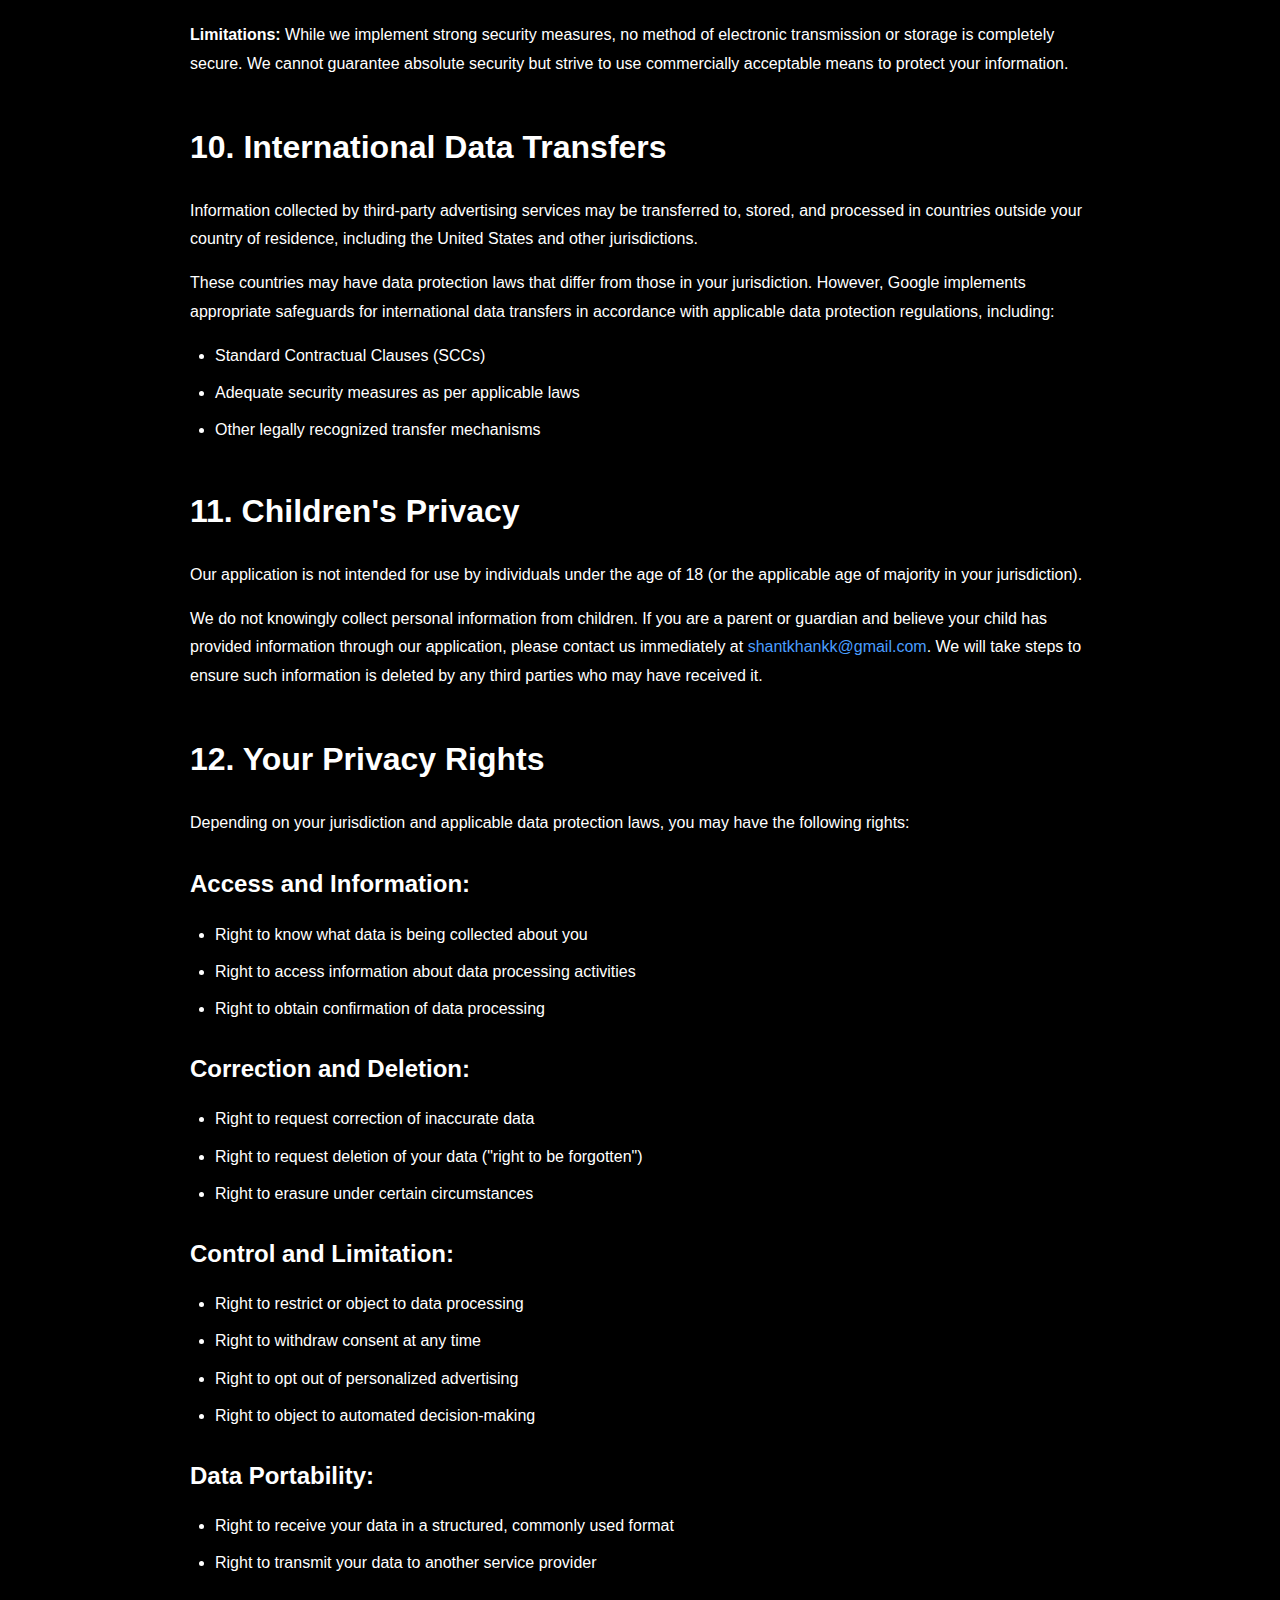
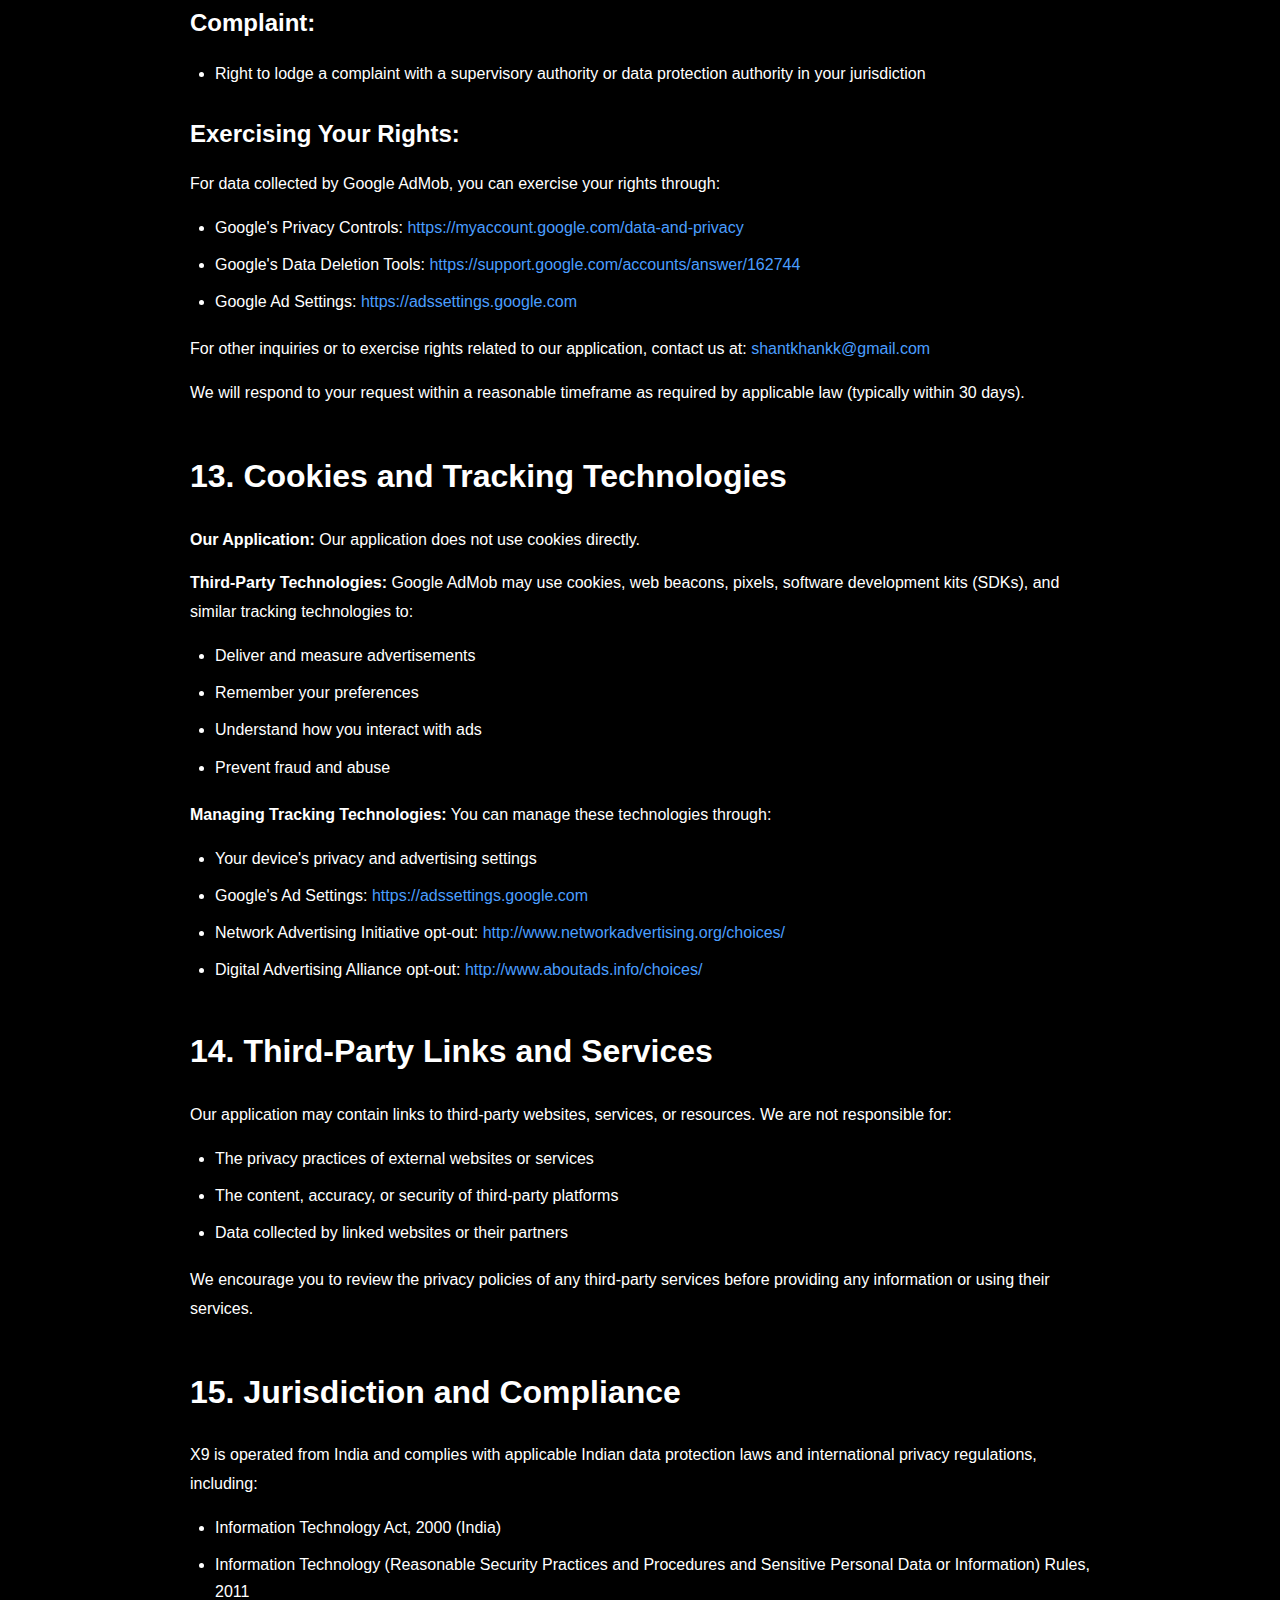
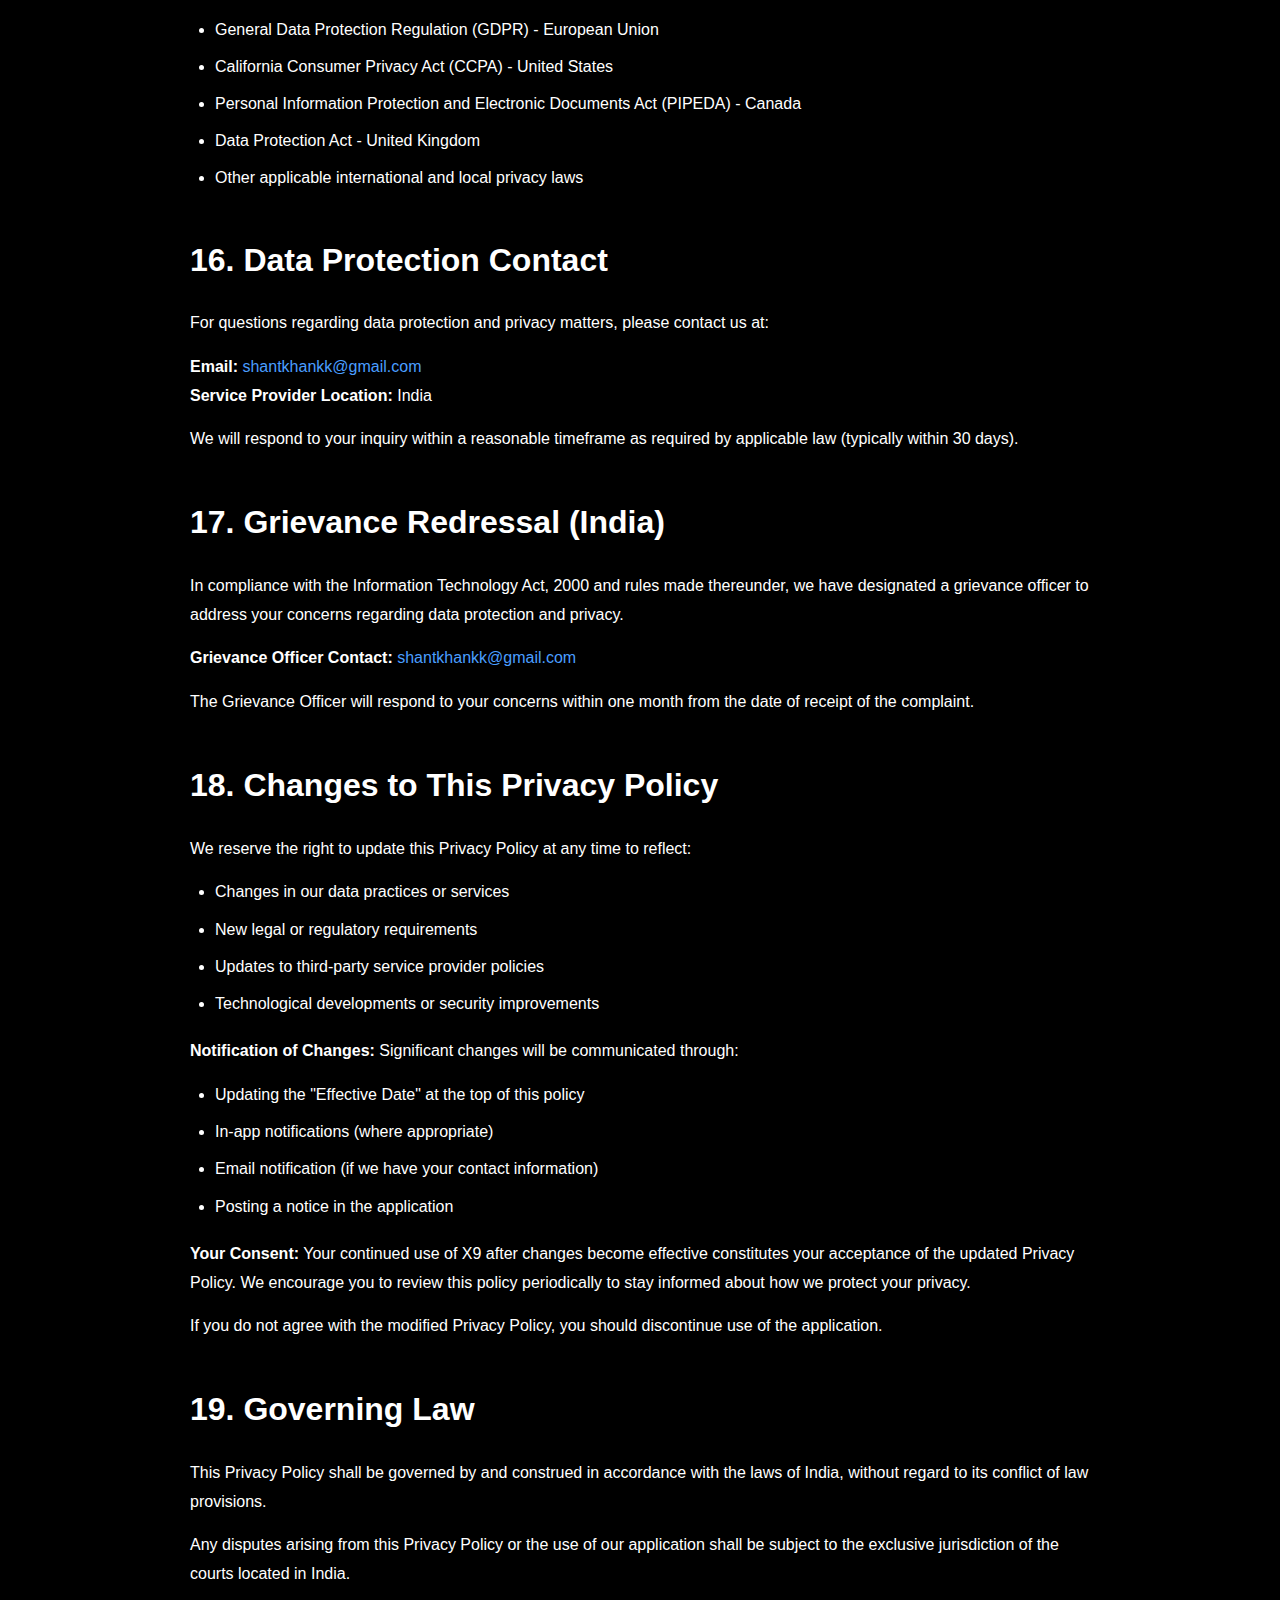
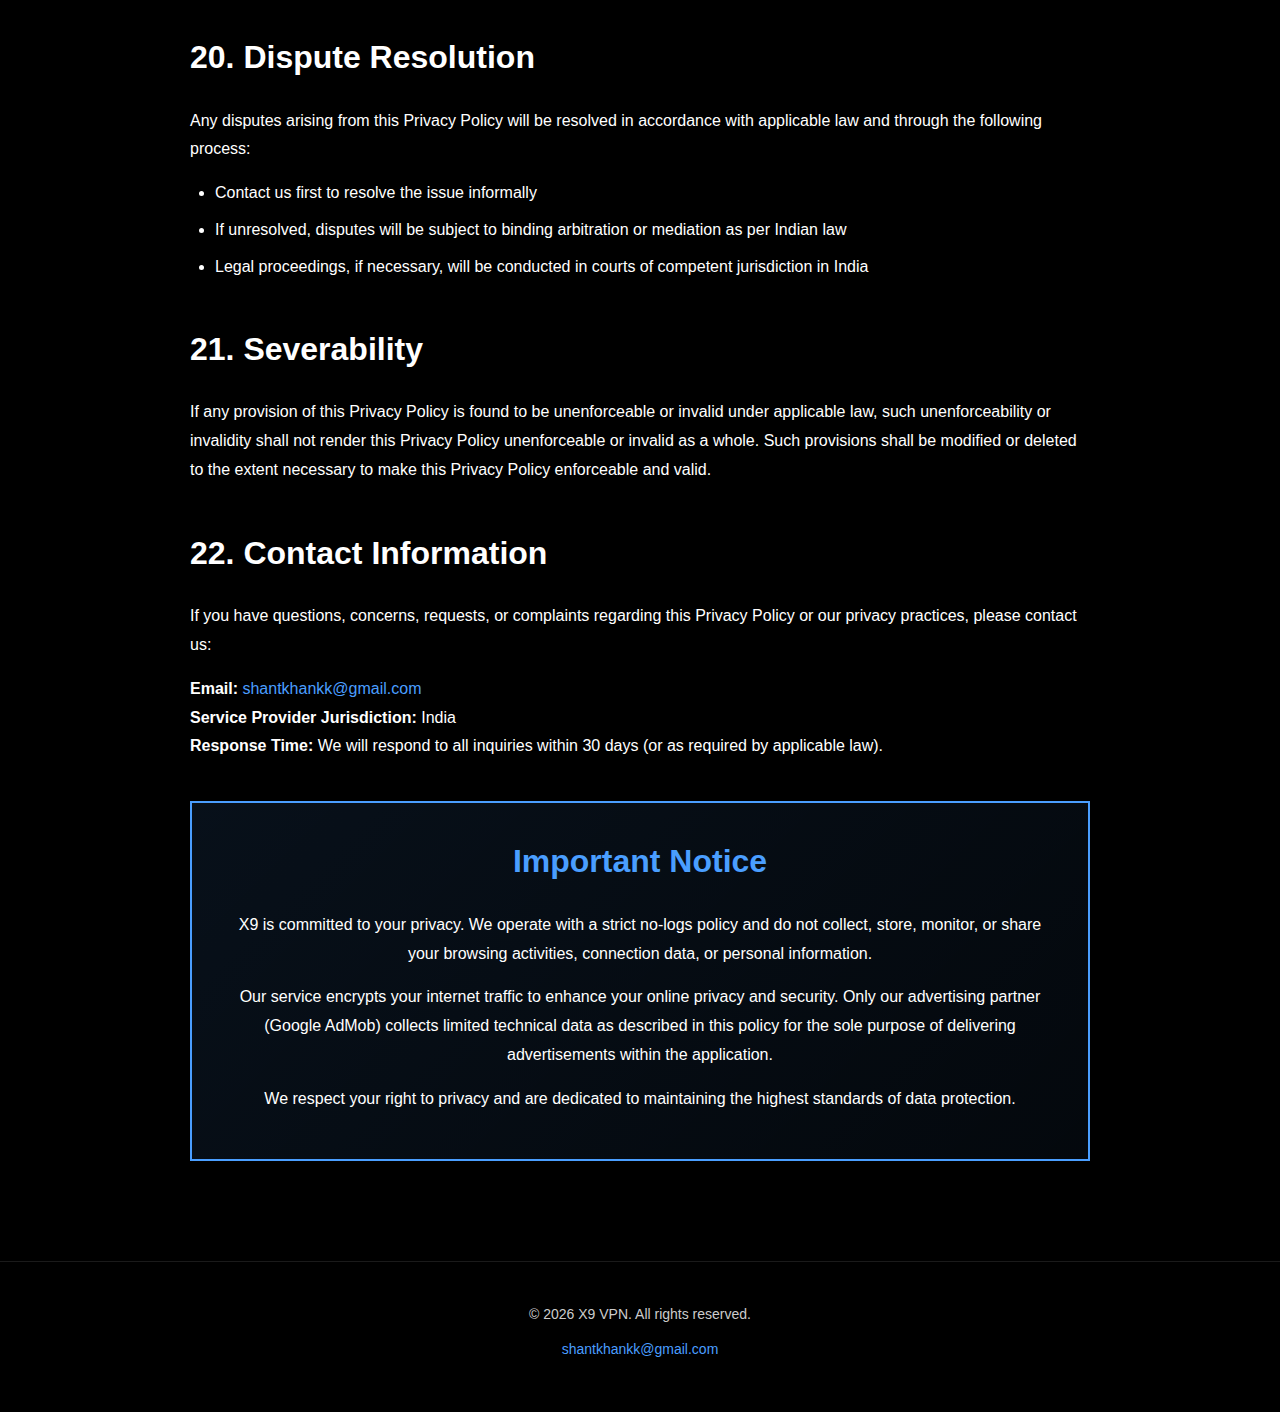
<file: privacy-policy.html>
<!DOCTYPE html>
<html lang="ru">
<head>
    <meta charset="UTF-8">
    <meta name="viewport" content="width=device-width, initial-scale=1.0">
    <title>Privacy Policy - X9 VPN</title>
    <link rel="stylesheet" href="privacy-style.css">
</head>
<body>
    <!-- Header Navigation -->
    <header class="header">
    <div class="container">
        <div class="nav">
            <div class="logo">
                <img src="logo.jpg" alt="X9 VPN Logo">
            </div>
            <div class="page-title">Privacy Policy</div>
        </div>
    </div>
    </header>

    <!-- Back Button -->
    <a href="index.html" class="back-button">
        <svg viewBox="0 0 24 24" fill="currentColor" width="20" height="20">
            <path d="M20 11H7.83l5.59-5.59L12 4l-8 8 8 8 1.41-1.41L7.83 13H20v-2z"/>
        </svg>
        <span>Back to Home</span>
    </a>

    <!-- Privacy Policy Content -->
    <main class="privacy-content">
        <div class="container">
            <h1>Privacy Policy</h1>
            <p class="last-updated">Last Updated: February 6, 2026</p>

            <!-- ВСЕ СЕКЦИИ БЕЗ ФОНА - просто текст -->
            <div class="policy-text">
                <h2>1. Introduction</h2>
                <p>This Privacy Policy describes how X9 ("we," "our," or "the Application") handles information in connection with our mobile application. We are committed to protecting your privacy and maintaining transparency about our data practices.</p>
                <p>X9 is operated from India and complies with applicable data protection laws and regulations.</p>

                <h2>2. Service Description</h2>
                <p>X9 provides secure network connectivity services designed to enhance your online privacy and security. Our application encrypts your internet traffic to help protect your data and ensure safer browsing.</p>

                <h2>3. Our No-Logs Policy</h2>
                <p>We take your privacy seriously. X9 operates under a strict no-logs policy:</p>
                <ul>
                    <li>We do NOT collect, store, or log your browsing history or internet activity</li>
                    <li>We do NOT track which websites or services you access</li>
                    <li>We do NOT record connection timestamps, session durations, or bandwidth usage</li>
                    <li>We do NOT monitor or log your IP addresses (neither original nor assigned)</li>
                    <li>We do NOT store DNS queries or any metadata about your online activities</li>
                    <li>We do NOT collect any information that could be used to identify your internet behavior</li>
                </ul>
                
                <h3>Technical Implementation:</h3>
                <ul>
                    <li>All internet traffic is encrypted using industry-standard protocols</li>
                    <li>No user activity data passes through our servers in a logged or identifiable form</li>
                    <li>Our infrastructure is designed to ensure privacy by default</li>
                </ul>

                <h2>4. Information Collection</h2>
                
                <h3>4.1 Information We DO NOT Collect</h3>
                <p>X9 does not collect or store:</p>
                <ul>
                    <li>Personal identification information</li>
                    <li>User accounts or registration data</li>
                    <li>Browsing history or visited websites</li>
                    <li>Traffic data or online activities</li>
                    <li>Connection logs or session information</li>
                    <li>IP addresses or location data from service usage</li>
                    <li>DNS queries</li>
                    <li>Bandwidth consumption details</li>
                    <li>Content of communications</li>
                </ul>

                <h3>4.2 Information Collected by Third-Party Advertising Services</h3>
                <h4>Google AdMob Integration</h4>
                <p>Our application displays advertisements through Google AdMob. AdMob may automatically collect certain technical information for advertising purposes:</p>
                
                <p><strong>Data Types Collected by AdMob:</strong></p>
                <ul>
                    <li>Device information (device model, operating system version, unique advertising identifiers)</li>
                    <li>Advertising identifiers (Google Advertising ID on Android, IDFA on iOS)</li>
                    <li>General location information (country or city level based on IP address, not precise location)</li>
                    <li>Ad interaction data (clicks, views, engagement metrics)</li>
                    <li>App usage information (launch events, in-app navigation)</li>
                </ul>

                <p><strong>Purpose of AdMob Data Collection:</strong></p>
                <ul>
                    <li>Displaying relevant advertisements</li>
                    <li>Measuring advertisement performance</li>
                    <li>Preventing fraud and abuse</li>
                    <li>Improving advertising services</li>
                </ul>

                <p><strong>Your Consent:</strong> By using our application, you consent to the collection and processing of this data by Google AdMob as described in this Privacy Policy and in accordance with Google's privacy policies.</p>

                <p><strong>Third-Party Privacy Policies:</strong> For detailed information about Google's data practices:</p>
                <ul>
                    <li>Google Privacy Policy: <a href="https://policies.google.com/privacy" target="_blank">https://policies.google.com/privacy</a></li>
                    <li>Google AdMob Help Center: <a href="https://support.google.com/admob" target="_blank">https://support.google.com/admob</a></li>
                </ul>

                <h3>4.3 Advertising Opt-Out Options</h3>
                <p>You have the right to control personalized advertising through your device settings:</p>
                
                <p><strong>Android Devices:</strong></p>
                <ul>
                    <li>Go to Settings → Google → Ads</li>
                    <li>Enable "Opt out of Ads Personalization"</li>
                </ul>

                <p><strong>iOS Devices:</strong></p>
                <ul>
                    <li>Go to Settings → Privacy & Security → Apple Advertising</li>
                    <li>Disable "Personalized Ads"</li>
                </ul>

                <p><em>Note: Opting out will not reduce the number of ads you see, but they will be less relevant to your interests.</em></p>

                <h2>5. How Information Is Used</h2>
                <p>Since we do not collect user data directly, we do not use personal information for our own purposes.</p>
                <p>Information collected by Google AdMob is used solely for:</p>
                <ul>
                    <li>Delivering advertisements within the application</li>
                    <li>Measuring and analyzing ad performance</li>
                    <li>Improving ad targeting and delivery</li>
                    <li>Fraud prevention and security</li>
                </ul>

                <h2>6. Legal Basis for Processing</h2>
                <p>Data processing by third-party services is based on:</p>
                <ul>
                    <li>Your consent when you install and use the application</li>
                    <li>Legitimate interests in providing a free, ad-supported service</li>
                    <li>Compliance with legal obligations under applicable laws</li>
                </ul>
                <p>You have the right to withdraw your consent at any time by uninstalling the application or adjusting your device's advertising settings.</p>

                <h2>7. Data Sharing and Disclosure</h2>
                <p><strong>Our Policy:</strong> We do not sell, trade, rent, or share any user information because we do not collect such information.</p>
                <p><strong>Third-Party Sharing:</strong> Google AdMob may share anonymized and aggregated data with advertisers and partners according to their own privacy policies. We have no control over third-party data practices.</p>
                
                <p><strong>Legal Disclosures:</strong> We may be required to disclose information if:</p>
                <ul>
                    <li>Required by applicable law, regulation, or valid legal process</li>
                    <li>Necessary to protect our rights, property, or safety, or that of our users</li>
                    <li>Required to comply with valid government or law enforcement requests</li>
                    <li>Necessary to enforce our Terms of Service</li>
                    <li>Required to prevent fraud, illegal activities, or security threats</li>
                </ul>

                <h2>8. Data Retention</h2>
                <p><strong>Our Retention:</strong> Since we do not collect user data, we do not retain any personal information.</p>
                <p><strong>Third-Party Retention:</strong> Google AdMob retains data according to their retention policies. For information about AdMob data retention, please consult Google's privacy documentation at: <a href="https://policies.google.com/technologies/retention" target="_blank">https://policies.google.com/technologies/retention</a></p>

                <h2>9. Data Security</h2>
                <p>We implement appropriate technical and organizational security measures to protect our application infrastructure:</p>
                <ul>
                    <li>Industry-standard encryption protocols for all data transmission</li>
                    <li>Secure server infrastructure with access controls</li>
                    <li>Regular security assessments and updates</li>
                    <li>Protection against unauthorized access and data breaches</li>
                    <li>Firewalls and intrusion detection systems</li>
                </ul>

                <p><strong>Encryption:</strong> All internet traffic through our service is encrypted using advanced encryption standards to ensure your data remains private and secure during transmission.</p>
                <p><strong>Limitations:</strong> While we implement strong security measures, no method of electronic transmission or storage is completely secure. We cannot guarantee absolute security but strive to use commercially acceptable means to protect your information.</p>

                <h2>10. International Data Transfers</h2>
                <p>Information collected by third-party advertising services may be transferred to, stored, and processed in countries outside your country of residence, including the United States and other jurisdictions.</p>
                <p>These countries may have data protection laws that differ from those in your jurisdiction. However, Google implements appropriate safeguards for international data transfers in accordance with applicable data protection regulations, including:</p>
                <ul>
                    <li>Standard Contractual Clauses (SCCs)</li>
                    <li>Adequate security measures as per applicable laws</li>
                    <li>Other legally recognized transfer mechanisms</li>
                </ul>

                <h2>11. Children's Privacy</h2>
                <p>Our application is not intended for use by individuals under the age of 18 (or the applicable age of majority in your jurisdiction).</p>
                <p>We do not knowingly collect personal information from children. If you are a parent or guardian and believe your child has provided information through our application, please contact us immediately at <a href="mailto:shantkhankk@gmail.com">shantkhankk@gmail.com</a>. We will take steps to ensure such information is deleted by any third parties who may have received it.</p>

                <h2>12. Your Privacy Rights</h2>
                <p>Depending on your jurisdiction and applicable data protection laws, you may have the following rights:</p>
                
                <h3>Access and Information:</h3>
                <ul>
                    <li>Right to know what data is being collected about you</li>
                    <li>Right to access information about data processing activities</li>
                    <li>Right to obtain confirmation of data processing</li>
                </ul>

                <h3>Correction and Deletion:</h3>
                <ul>
                    <li>Right to request correction of inaccurate data</li>
                    <li>Right to request deletion of your data ("right to be forgotten")</li>
                    <li>Right to erasure under certain circumstances</li>
                </ul>

                <h3>Control and Limitation:</h3>
                <ul>
                    <li>Right to restrict or object to data processing</li>
                    <li>Right to withdraw consent at any time</li>
                    <li>Right to opt out of personalized advertising</li>
                    <li>Right to object to automated decision-making</li>
                </ul>

                <h3>Data Portability:</h3>
                <ul>
                    <li>Right to receive your data in a structured, commonly used format</li>
                    <li>Right to transmit your data to another service provider</li>
                </ul>

                <h3>Complaint:</h3>
                <ul>
                    <li>Right to lodge a complaint with a supervisory authority or data protection authority in your jurisdiction</li>
                </ul>

                <h3>Exercising Your Rights:</h3>
                <p>For data collected by Google AdMob, you can exercise your rights through:</p>
                <ul>
                    <li>Google's Privacy Controls: <a href="https://myaccount.google.com/data-and-privacy" target="_blank">https://myaccount.google.com/data-and-privacy</a></li>
                    <li>Google's Data Deletion Tools: <a href="https://support.google.com/accounts/answer/162744" target="_blank">https://support.google.com/accounts/answer/162744</a></li>
                    <li>Google Ad Settings: <a href="https://adssettings.google.com" target="_blank">https://adssettings.google.com</a></li>
                </ul>

                <p>For other inquiries or to exercise rights related to our application, contact us at: <a href="mailto:shantkhankk@gmail.com">shantkhankk@gmail.com</a></p>
                <p>We will respond to your request within a reasonable timeframe as required by applicable law (typically within 30 days).</p>

                <h2>13. Cookies and Tracking Technologies</h2>
                <p><strong>Our Application:</strong> Our application does not use cookies directly.</p>
                <p><strong>Third-Party Technologies:</strong> Google AdMob may use cookies, web beacons, pixels, software development kits (SDKs), and similar tracking technologies to:</p>
                <ul>
                    <li>Deliver and measure advertisements</li>
                    <li>Remember your preferences</li>
                    <li>Understand how you interact with ads</li>
                    <li>Prevent fraud and abuse</li>
                </ul>

                <p><strong>Managing Tracking Technologies:</strong> You can manage these technologies through:</p>
                <ul>
                    <li>Your device's privacy and advertising settings</li>
                    <li>Google's Ad Settings: <a href="https://adssettings.google.com" target="_blank">https://adssettings.google.com</a></li>
                    <li>Network Advertising Initiative opt-out: <a href="http://www.networkadvertising.org/choices/" target="_blank">http://www.networkadvertising.org/choices/</a></li>
                    <li>Digital Advertising Alliance opt-out: <a href="http://www.aboutads.info/choices/" target="_blank">http://www.aboutads.info/choices/</a></li>
                </ul>

                <h2>14. Third-Party Links and Services</h2>
                <p>Our application may contain links to third-party websites, services, or resources. We are not responsible for:</p>
                <ul>
                    <li>The privacy practices of external websites or services</li>
                    <li>The content, accuracy, or security of third-party platforms</li>
                    <li>Data collected by linked websites or their partners</li>
                </ul>
                <p>We encourage you to review the privacy policies of any third-party services before providing any information or using their services.</p>

                <h2>15. Jurisdiction and Compliance</h2>
                <p>X9 is operated from India and complies with applicable Indian data protection laws and international privacy regulations, including:</p>
                <ul>
                    <li>Information Technology Act, 2000 (India)</li>
                    <li>Information Technology (Reasonable Security Practices and Procedures and Sensitive Personal Data or Information) Rules, 2011</li>
                    <li>General Data Protection Regulation (GDPR) - European Union</li>
                    <li>California Consumer Privacy Act (CCPA) - United States</li>
                    <li>Personal Information Protection and Electronic Documents Act (PIPEDA) - Canada</li>
                    <li>Data Protection Act - United Kingdom</li>
                    <li>Other applicable international and local privacy laws</li>
                </ul>

                <h2>16. Data Protection Contact</h2>
                <p>For questions regarding data protection and privacy matters, please contact us at:</p>
                <p><strong>Email:</strong> <a href="mailto:shantkhankk@gmail.com">shantkhankk@gmail.com</a><br>
                <strong>Service Provider Location:</strong> India</p>
                <p>We will respond to your inquiry within a reasonable timeframe as required by applicable law (typically within 30 days).</p>

                <h2>17. Grievance Redressal (India)</h2>
                <p>In compliance with the Information Technology Act, 2000 and rules made thereunder, we have designated a grievance officer to address your concerns regarding data protection and privacy.</p>
                <p><strong>Grievance Officer Contact:</strong> <a href="mailto:shantkhankk@gmail.com">shantkhankk@gmail.com</a></p>
                <p>The Grievance Officer will respond to your concerns within one month from the date of receipt of the complaint.</p>

                <h2>18. Changes to This Privacy Policy</h2>
                <p>We reserve the right to update this Privacy Policy at any time to reflect:</p>
                <ul>
                    <li>Changes in our data practices or services</li>
                    <li>New legal or regulatory requirements</li>
                    <li>Updates to third-party service provider policies</li>
                    <li>Technological developments or security improvements</li>
                </ul>

                <p><strong>Notification of Changes:</strong> Significant changes will be communicated through:</p>
                <ul>
                    <li>Updating the "Effective Date" at the top of this policy</li>
                    <li>In-app notifications (where appropriate)</li>
                    <li>Email notification (if we have your contact information)</li>
                    <li>Posting a notice in the application</li>
                </ul>

                <p><strong>Your Consent:</strong> Your continued use of X9 after changes become effective constitutes your acceptance of the updated Privacy Policy. We encourage you to review this policy periodically to stay informed about how we protect your privacy.</p>
                <p>If you do not agree with the modified Privacy Policy, you should discontinue use of the application.</p>

                <h2>19. Governing Law</h2>
                <p>This Privacy Policy shall be governed by and construed in accordance with the laws of India, without regard to its conflict of law provisions.</p>
                <p>Any disputes arising from this Privacy Policy or the use of our application shall be subject to the exclusive jurisdiction of the courts located in India.</p>

                <h2>20. Dispute Resolution</h2>
                <p>Any disputes arising from this Privacy Policy will be resolved in accordance with applicable law and through the following process:</p>
                <ul>
                    <li>Contact us first to resolve the issue informally</li>
                    <li>If unresolved, disputes will be subject to binding arbitration or mediation as per Indian law</li>
                    <li>Legal proceedings, if necessary, will be conducted in courts of competent jurisdiction in India</li>
                </ul>

                <h2>21. Severability</h2>
                <p>If any provision of this Privacy Policy is found to be unenforceable or invalid under applicable law, such unenforceability or invalidity shall not render this Privacy Policy unenforceable or invalid as a whole. Such provisions shall be modified or deleted to the extent necessary to make this Privacy Policy enforceable and valid.</p>

                <h2>22. Contact Information</h2>
                <p>If you have questions, concerns, requests, or complaints regarding this Privacy Policy or our privacy practices, please contact us:</p>
                <p><strong>Email:</strong> <a href="mailto:shantkhankk@gmail.com">shantkhankk@gmail.com</a><br>
                <strong>Service Provider Jurisdiction:</strong> India<br>
                <strong>Response Time:</strong> We will respond to all inquiries within 30 days (or as required by applicable law).</p>

                <div class="important-notice">
                    <h2>Important Notice</h2>
                    <p>X9 is committed to your privacy. We operate with a strict no-logs policy and do not collect, store, monitor, or share your browsing activities, connection data, or personal information.</p>
                    <p>Our service encrypts your internet traffic to enhance your online privacy and security. Only our advertising partner (Google AdMob) collects limited technical data as described in this policy for the sole purpose of delivering advertisements within the application.</p>
                    <p>We respect your right to privacy and are dedicated to maintaining the highest standards of data protection.</p>
                </div>
            </div>
        </div>
    </main>

    <!-- Footer -->
    <footer class="footer">
        <div class="container">
            <p>&copy; 2026 X9 VPN. All rights reserved.</p>
            <p><a href="mailto:shantkhankk@gmail.com">shantkhankk@gmail.com</a></p>
        </div>
    </footer>
</body>
</html>
</file>
<file: style.css>
/* ============================================
   RESET & BASE STYLES
   ============================================ */
* {
    margin: 0;
    padding: 0;
    box-sizing: border-box;
}

:root {
    --primary-bg: #000000;
    --secondary-bg: #0a0a0a;
    --text-primary: #ffffff;
    --text-secondary: #cccccc;
    --accent-color: #ffffff;
    --modal-bg: #1a1a1a;
    --platform-hover: rgba(255, 255, 255, 0.1);
    --platform-active: rgba(255, 255, 255, 0.15);
}

body {
    font-family: -apple-system, BlinkMacSystemFont, 'Segoe UI', Roboto, Oxygen, Ubuntu, Cantarell, sans-serif;
    background-color: var(--primary-bg);
    color: var(--text-primary);
    overflow-x: hidden;
    line-height: 1.6;
}

a {
    text-decoration: none;
    color: inherit;
}

button {
    border: none;
    background: none;
    cursor: pointer;
    font-family: inherit;
}

/* ============================================
   CONTAINER
   ============================================ */
.container {
    max-width: 1200px;
    margin: 0 auto;
    padding: 0 20px;
}

/* ============================================
   HEADER & NAVIGATION
   ============================================ */
.header {
    position: fixed;
    top: 0;
    left: 0;
    right: 0;
    background-color: rgba(0, 0, 0, 0.95);
    backdrop-filter: blur(10px);
    z-index: 1000;
    padding: 20px 0;
    border-bottom: 1px solid rgba(255, 255, 255, 0.1);
}

.nav {
    display: flex;
    justify-content: space-between;
    align-items: center;
}

.logo img {
    height: 50px;
    width: auto;
}

.nav-menu {
    display: flex;
    gap: 40px;
    align-items: center;
}

.nav-menu a {
    color: var(--text-primary);
    font-size: 16px;
    font-weight: 400;
    transition: color 0.3s ease;
    position: relative;
}

.nav-menu a::after {
    content: '';
    position: absolute;
    bottom: -5px;
    left: 0;
    width: 0;
    height: 2px;
    background-color: var(--text-primary);
    transition: width 0.3s ease;
}

.nav-menu a:hover::after {
    width: 100%;
}

.nav-menu a:hover {
    color: var(--accent-color);
}

/* Mobile Menu Button */
.mobile-menu-btn {
    display: none;
    flex-direction: column;
    gap: 5px;
    padding: 5px;
}

.mobile-menu-btn span {
    width: 25px;
    height: 3px;
    background-color: var(--text-primary);
    border-radius: 2px;
    transition: all 0.3s ease;
}

.mobile-menu-btn.active span:nth-child(1) {
    transform: rotate(45deg) translate(7px, 7px);
}

.mobile-menu-btn.active span:nth-child(2) {
    opacity: 0;
}

.mobile-menu-btn.active span:nth-child(3) {
    transform: rotate(-45deg) translate(7px, -7px);
}

/* Mobile Menu */
.mobile-menu {
    position: fixed;
    top: 90px;
    left: 0;
    right: 0;
    background-color: rgba(0, 0, 0, 0.98);
    backdrop-filter: blur(10px);
    padding: 20px;
    display: flex;
    flex-direction: column;
    gap: 20px;
    transform: translateY(-100%);
    opacity: 0;
    transition: all 0.3s ease;
    z-index: 999;
    border-bottom: 1px solid rgba(255, 255, 255, 0.1);
}

.mobile-menu.active {
    transform: translateY(0);
    opacity: 1;
}

.mobile-menu a {
    color: var(--text-primary);
    font-size: 18px;
    padding: 10px 0;
    border-bottom: 1px solid rgba(255, 255, 255, 0.1);
}

/* ============================================
   HERO SECTION
   ============================================ */
.hero {
    min-height: 100vh;
    display: flex;
    align-items: center;
    justify-content: center;
    text-align: center;
    padding: 120px 20px 60px;
    position: relative;
}

.hero-title {
    font-size: clamp(32px, 8vw, 80px);
    font-weight: 900;
    letter-spacing: 2px;
    margin-bottom: 20px;
    line-height: 1.1;
}

.hero-subtitle {
    font-size: clamp(18px, 3vw, 32px);
    font-weight: 300;
    margin-bottom: 50px;
    color: var(--text-secondary);
}

/* ============================================
   DOWNLOAD BUTTON
   ============================================ */
.download-btn {
    background-color: var(--accent-color);
    color: var(--primary-bg);
    font-size: 18px;
    font-weight: 700;
    padding: 18px 60px;
    border-radius: 0;
    letter-spacing: 1px;
    transition: all 0.3s ease;
    margin-bottom: 60px;
    border: 2px solid var(--accent-color);
}

.download-btn:hover {
    background-color: transparent;
    color: var(--accent-color);
    transform: translateY(-2px);
    box-shadow: 0 10px 30px rgba(255, 255, 255, 0.2);
}

.download-btn:active {
    transform: translateY(0);
}

/* ============================================
   PLATFORMS - ОБНОВЛЕННЫЙ СТИЛЬ
   ============================================ */
.platforms {
    display: flex;
    justify-content: center;
    align-items: center;
    gap: 40px;
    flex-wrap: wrap;
    margin-top: 40px;
}

.platform {
    display: flex;
    flex-direction: column;
    align-items: center;
    gap: 10px;
    cursor: pointer;
    transition: all 0.3s ease;
    padding: 15px 20px;
    border-radius: 12px;
    border: 2px solid transparent;
    background-color: transparent;
    position: relative;
}

/* Неактивная платформа */
.platform:hover {
    background-color: var(--platform-hover);
    transform: translateY(-5px);
}

/* АКТИВНАЯ ПЛАТФОРМА - НОВЫЙ СТИЛЬ */
.platform.active {
    background-color: var(--platform-active);
    border: 2px solid rgba(255, 255, 255, 0.3);
    transform: translateY(-5px);
    box-shadow: 0 0 20px rgba(255, 255, 255, 0.1);
}

.platform.active::before {
    content: '';
    position: absolute;
    inset: -2px;
    border-radius: 12px;
    padding: 2px;
    background: linear-gradient(45deg, rgba(255,255,255,0.5), rgba(255,255,255,0.1));
    -webkit-mask: linear-gradient(#fff 0 0) content-box, linear-gradient(#fff 0 0);
    -webkit-mask-composite: xor;
    mask-composite: exclude;
    pointer-events: none;
}

.platform-icon {
    width: 40px;
    height: 40px;
    color: var(--text-primary);
    transition: all 0.3s ease;
}

.platform:hover .platform-icon {
    transform: scale(1.1);
}

.platform.active .platform-icon {
    transform: scale(1.15);
    filter: drop-shadow(0 0 8px rgba(255, 255, 255, 0.5));
}

.platform span {
    font-size: 14px;
    color: var(--text-secondary);
    font-weight: 400;
    transition: all 0.3s ease;
}

.platform.active span {
    color: var(--text-primary);
    font-weight: 600;
}
/* ============================================
   MODAL
   ============================================ */
.modal {
    position: fixed;
    top: 0;
    left: 0;
    right: 0;
    bottom: 0;
    background-color: rgba(0, 0, 0, 0.9);
    backdrop-filter: blur(10px);
    display: flex;
    align-items: center;
    justify-content: center;
    z-index: 2000;
    opacity: 0;
    visibility: hidden;
    transition: all 0.3s ease;
    padding: 20px;
}

.modal.active {
    opacity: 1;
    visibility: visible;
}

.modal-content {
    background-color: var(--modal-bg);
    padding: 40px;
    border-radius: 0;
    max-width: 500px;
    width: 100%;
    text-align: center;
    transform: scale(0.9);
    transition: transform 0.3s ease;
    border: 1px solid rgba(255, 255, 255, 0.1);
}

.modal.active .modal-content {
    transform: scale(1);
}

.modal-title {
    font-size: clamp(20px, 4vw, 28px);
    font-weight: 700;
    margin-bottom: 30px;
    color: var(--text-primary);
}

/* ============================================
   DOWNLOAD OPTIONS
   ============================================ */
.download-options {
    display: flex;
    flex-direction: column;
    gap: 20px;
    margin-bottom: 30px;
}

.download-option {
    display: flex;
    align-items: center;
    justify-content: center;
    gap: 15px;
    padding: 18px 30px;
    background-color: rgba(255, 255, 255, 0.05);
    border: 1px solid rgba(255, 255, 255, 0.1);
    border-radius: 0;
    color: var(--text-primary);
    font-size: 16px;
    font-weight: 500;
    transition: all 0.3s ease;
    text-align: center;
}

.download-option:hover {
    background-color: rgba(255, 255, 255, 0.1);
    border-color: rgba(255, 255, 255, 0.3);
    transform: translateY(-2px);
}

.download-option svg {
    flex-shrink: 0;
}

.download-option span {
    flex: 1;
}

/* ============================================
   MODAL CLOSE BUTTON
   ============================================ */
.modal-close {
    background-color: transparent;
    color: var(--text-secondary);
    font-size: 16px;
    font-weight: 500;
    padding: 12px 30px;
    border: 1px solid rgba(255, 255, 255, 0.2);
    border-radius: 0;
    transition: all 0.3s ease;
    cursor: pointer;
    margin-top: 10px;
}

.modal-close:hover {
    background-color: rgba(255, 255, 255, 0.05);
    color: var(--text-primary);
    border-color: rgba(255, 255, 255, 0.4);
}

/* ============================================
   RESPONSIVE DESIGN
   ============================================ */

/* Tablets and below */
@media screen and (max-width: 1024px) {
    .nav-menu {
        gap: 30px;
    }
    
    .hero-title {
        font-size: clamp(28px, 7vw, 60px);
    }
    
    .platforms {
        gap: 30px;
    }
}

/* Mobile Landscape and below */
@media screen and (max-width: 768px) {
    .nav-menu {
        display: none;
    }
    
    .mobile-menu-btn {
        display: flex;
    }
    
    .hero {
        padding: 100px 20px 40px;
    }
    
    .hero-title {
        font-size: clamp(24px, 10vw, 48px);
        letter-spacing: 1px;
    }
    
    .hero-subtitle {
        font-size: clamp(16px, 4vw, 24px);
        margin-bottom: 40px;
    }
    
    .download-btn {
        font-size: 16px;
        padding: 15px 40px;
        width: 100%;
        max-width: 350px;
    }
    
    .platforms {
        gap: 20px;
    }
    
    .platform {
        padding: 10px 15px;
    }
    
    .platform-icon {
        width: 35px;
        height: 35px;
    }
    
    .platform span {
        font-size: 12px;
    }
    
    .modal-content {
        padding: 30px 20px;
    }
    
    .modal-title {
        font-size: clamp(18px, 5vw, 24px);
        margin-bottom: 25px;
    }
    
    .download-option {
        padding: 15px 20px;
        font-size: 14px;
    }
}

/* Small Mobile */
@media screen and (max-width: 480px) {
    .header {
        padding: 15px 0;
    }
    
    .logo img {
        height: 40px;
    }
    
    .hero-title {
        font-size: 32px;
        margin-bottom: 15px;
    }
    
    .hero-subtitle {
        font-size: 18px;
        margin-bottom: 35px;
    }
    
    .download-btn {
        padding: 14px 30px;
        font-size: 15px;
        margin-bottom: 40px;
    }
    
    .platforms {
        gap: 15px;
    }
    
    .platform {
        padding: 8px 12px;
    }
    
    .platform-icon {
        width: 30px;
        height: 30px;
    }
    
    .platform span {
        font-size: 11px;
    }
    
    .modal-content {
        padding: 25px 15px;
    }
    
    .download-options {
        gap: 15px;
    }
    
    .download-option {
        flex-direction: column;
        padding: 15px;
        gap: 10px;
    }
    
    .modal-close {
        width: 100%;
        padding: 12px;
    }
}

/* Extra Small Devices */
@media screen and (max-width: 360px) {
    .container {
        padding: 0 15px;
    }
    
    .hero-title {
        font-size: 28px;
    }
    
    .hero-subtitle {
        font-size: 16px;
    }
    
    .platforms {
        gap: 10px;
    }
}

/* Landscape Orientation for Mobile */
@media screen and (max-height: 600px) and (orientation: landscape) {
    .hero {
        min-height: auto;
        padding: 100px 20px 30px;
    }
    
    .hero-title {
        margin-bottom: 10px;
    }
    
    .hero-subtitle {
        margin-bottom: 20px;
    }
    
    .download-btn {
        margin-bottom: 30px;
    }
    
    .platforms {
        margin-top: 20px;
    }
}

/* High Resolution Displays */
@media screen and (min-width: 1440px) {
    .container {
        max-width: 1400px;
    }
    
    .hero-title {
        font-size: 90px;
    }
    
    .hero-subtitle {
        font-size: 36px;
    }
    
    .platforms {
        gap: 50px;
    }
    
    .platform {
        padding: 18px 25px;
    }
    
    .platform-icon {
        width: 50px;
        height: 50px;
    }
    
    .platform span {
        font-size: 16px;
    }
}

/* ============================================
   ACCESSIBILITY
   ============================================ */
@media (prefers-reduced-motion: reduce) {
    * {
        animation-duration: 0.01ms !important;
        animation-iteration-count: 1 !important;
        transition-duration: 0.01ms !important;
    }
}

/* Focus States for Accessibility */
a:focus,
button:focus,
.platform:focus {
    outline: 2px solid var(--accent-color);
    outline-offset: 2px;
}

/* ============================================
   SMOOTH SCROLLING
   ============================================ */
html {
    scroll-behavior: smooth;
}

/* ============================================
   UTILITY CLASSES
   ============================================ */
.no-scroll {
    overflow: hidden;
}
/* ============================================
   COMING SOON BUTTON STYLE
   ============================================ */
.download-btn.coming-soon {
    background-color: rgba(255, 255, 255, 0.1);
    color: rgba(255, 255, 255, 0.4);
    border-color: rgba(255, 255, 255, 0.2);
    cursor: not-allowed;
    pointer-events: none;
}

.download-btn.coming-soon:hover {
    background-color: rgba(255, 255, 255, 0.1);
    color: rgba(255, 255, 255, 0.4);
    transform: none;
    box-shadow: none;
}
</file>
<file: privacy-style.css>
/* ============================================
   RESET & BASE STYLES
   ============================================ */
* {
    margin: 0;
    padding: 0;
    box-sizing: border-box;
}

:root {
    --primary-bg: #000000;
    --text-primary: #ffffff;
    --text-secondary: #cccccc;
    --link-color: #4a9eff;
}

body {
    font-family: -apple-system, BlinkMacSystemFont, 'Segoe UI', Roboto, Oxygen, Ubuntu, Cantarell, sans-serif;
    background-color: var(--primary-bg);
    color: var(--text-primary);
    line-height: 1.8;
}

a {
    color: var(--link-color);
    text-decoration: none;
    transition: color 0.3s ease;
}

a:hover {
    color: #6bb5ff;
    text-decoration: underline;
}

/* ============================================
   HEADER
   ============================================ */
.header {
    position: fixed;
    top: 0;
    left: 0;
    right: 0;
    background-color: rgba(0, 0, 0, 0.95);
    backdrop-filter: blur(10px);
    z-index: 1000;
    padding: 20px 0;
    border-bottom: 1px solid rgba(255, 255, 255, 0.1);
}

.container {
    max-width: 1200px;
    margin: 0 auto;
    padding: 0 20px;
}

.nav {
    display: flex;
    justify-content: space-between;
    align-items: center;
}

.logo img {
    height: 50px;
    width: auto;
}

.page-title {
    font-size: 18px;
    font-weight: 400;
    color: var(--text-primary);
    text-decoration: underline;
    text-underline-offset: 4px;
}

/* ============================================
   BACK BUTTON (лаконичная без обводки)
   ============================================ */
.back-button {
    position: fixed;
    top: 100px;
    left: 20px;
    display: flex;
    align-items: center;
    gap: 6px;
    background-color: transparent;
    padding: 8px 12px;
    color: var(--text-primary);
    font-size: 14px;
    font-weight: 400;
    transition: all 0.3s ease;
    z-index: 999;
    text-decoration: none;
}

.back-button:hover {
    color: var(--accent-color);
    transform: translateX(-3px);
    text-decoration: none;
}

.back-button svg {
    flex-shrink: 0;
}

/* ============================================
   PRIVACY POLICY CONTENT
   ============================================ */
.privacy-content {
    padding: 140px 20px 60px;
    min-height: 100vh;
}

.privacy-content h1 {
    font-size: clamp(32px, 6vw, 56px);
    font-weight: 900;
    margin-bottom: 10px;
    text-align: center;
}

.last-updated {
    text-align: center;
    color: var(--text-secondary);
    font-size: 16px;
    margin-bottom: 50px;
}

/* БЕЗ ФОНА - просто текст на черном */
.policy-text {
    max-width: 900px;
    margin: 0 auto;
}

.policy-text h2 {
    font-size: clamp(24px, 4vw, 32px);
    font-weight: 700;
    margin-top: 40px;
    margin-bottom: 20px;
    color: var(--text-primary);
}

.policy-text h3 {
    font-size: clamp(18px, 3vw, 24px);
    font-weight: 600;
    margin-top: 25px;
    margin-bottom: 15px;
    color: var(--text-primary);
}

.policy-text h4 {
    font-size: clamp(16px, 2.5vw, 20px);
    font-weight: 600;
    margin-top: 20px;
    margin-bottom: 10px;
    color: var(--text-secondary);
}

.policy-text p {
    margin-bottom: 15px;
    font-size: 16px;
    line-height: 1.8;
    color: var(--text-primary);
}

.policy-text ul {
    margin-left: 25px;
    margin-bottom: 20px;
}

.policy-text li {
    margin-bottom: 10px;
    font-size: 16px;
    line-height: 1.7;
    color: var(--text-primary);
}

.policy-text strong {
    color: var(--text-primary);
    font-weight: 600;
}

.policy-text em {
    color: var(--text-secondary);
    font-style: italic;
}

/* Important Notice Box */
.important-notice {
    background: linear-gradient(135deg, rgba(74, 158, 255, 0.1), rgba(74, 158, 255, 0.05));
    border: 2px solid var(--link-color);
    padding: 30px;
    margin-top: 40px;
    margin-bottom: 40px;
    text-align: center;
}

.important-notice h2 {
    font-size: clamp(24px, 4vw, 32px);
    font-weight: 700;
    margin-bottom: 20px;
    margin-top: 0;
    color: var(--link-color);
}

.important-notice p {
    font-size: 16px;
    line-height: 1.8;
    margin-bottom: 15px;
}

/* ============================================
   FOOTER
   ============================================ */
.footer {
    background-color: transparent;
    padding: 40px 20px;
    text-align: center;
    border-top: 1px solid rgba(255, 255, 255, 0.1);
}

.footer p {
    margin-bottom: 10px;
    color: var(--text-secondary);
    font-size: 14px;
}

.footer a {
    color: var(--link-color);
}

.footer a:hover {
    color: #6bb5ff;
}

/* ============================================
   RESPONSIVE DESIGN
   ============================================ */
@media screen and (max-width: 768px) {
    .privacy-content {
        padding: 120px 15px 40px;
    }
    
    .back-button {
        top: 85px;
        left: 15px;
        padding: 6px 10px;
        font-size: 13px;
    }
    
    .policy-text ul {
        margin-left: 20px;
    }
    
    .important-notice {
        padding: 20px;
    }
}

@media screen and (max-width: 480px) {
    .logo img {
        height: 40px;
    }
    
    .page-title {
        font-size: 16px;
    }
    
    .back-button {
        top: 80px;
        left: 10px;
    }
    
    .back-button span {
        display: none;
    }
    
    .policy-text ul {
        margin-left: 15px;
    }
}

/* ============================================
   SMOOTH SCROLLING
   ============================================ */
html {
    scroll-behavior: smooth;
}
</file>
